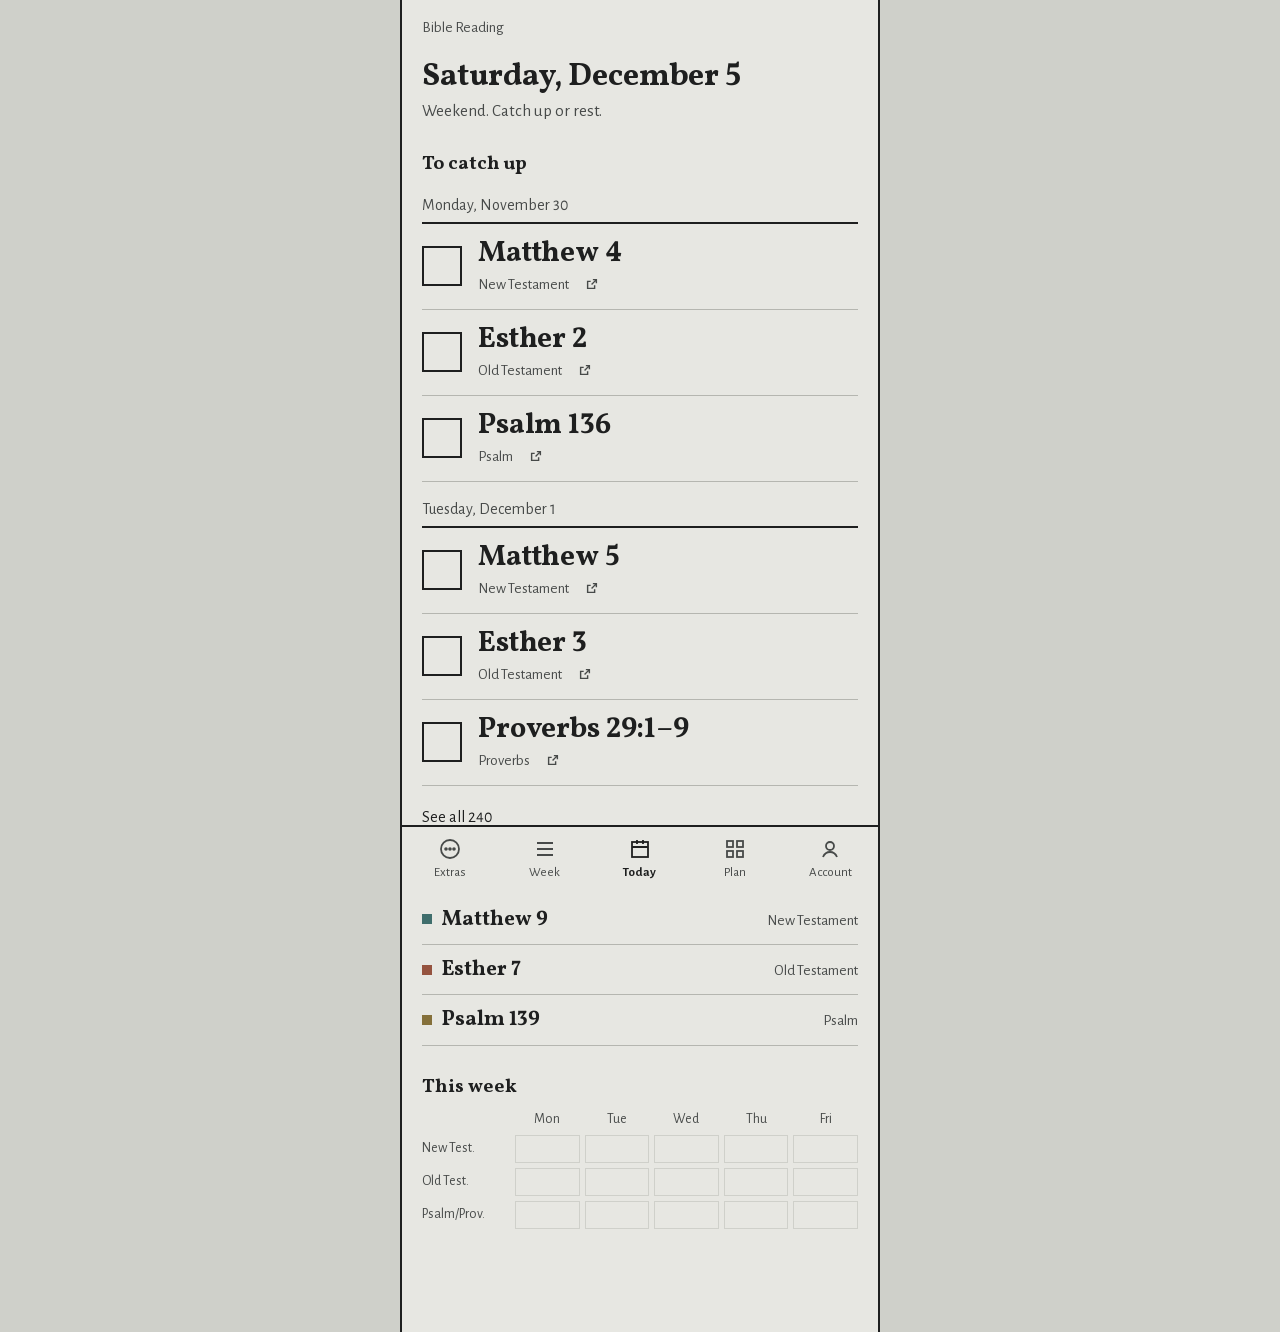
<file: index.html>
<!DOCTYPE html>
<html lang="en">
<head>
<meta charset="UTF-8">
<meta name="viewport" content="width=device-width, initial-scale=1, viewport-fit=cover">
<meta name="theme-color" content="#E7E7E2">
<meta name="description" content="A daily companion for the yearly Bible reading plan: today's readings, your checkmarks, and your reading partners'.">
<title>Bible Reading</title>
<link rel="manifest" href="manifest.json">
<link rel="icon" href="icons/icon-192.png" type="image/png">
<link rel="apple-touch-icon" href="icons/apple-touch-icon.png">
<meta name="apple-mobile-web-app-capable" content="yes">
<meta name="mobile-web-app-capable" content="yes">
<meta name="apple-mobile-web-app-title" content="Bible Reading">
<meta name="apple-mobile-web-app-status-bar-style" content="default">
<link rel="stylesheet" href="style.css">
</head>
<body>
<div id="app" class="app">
  <noscript><p class="noscript">This reading plan needs JavaScript turned on.</p></noscript>
</div>
<script src="readings.js"></script>
<script src="plan.js"></script>
<script src="links.js"></script>
<script src="store.js"></script>
<script src="sync-config.js"></script>
<script src="sync.js"></script>
  <script src="gospel.js"></script>
<script src="app.js"></script>
</body>
</html>
</file>
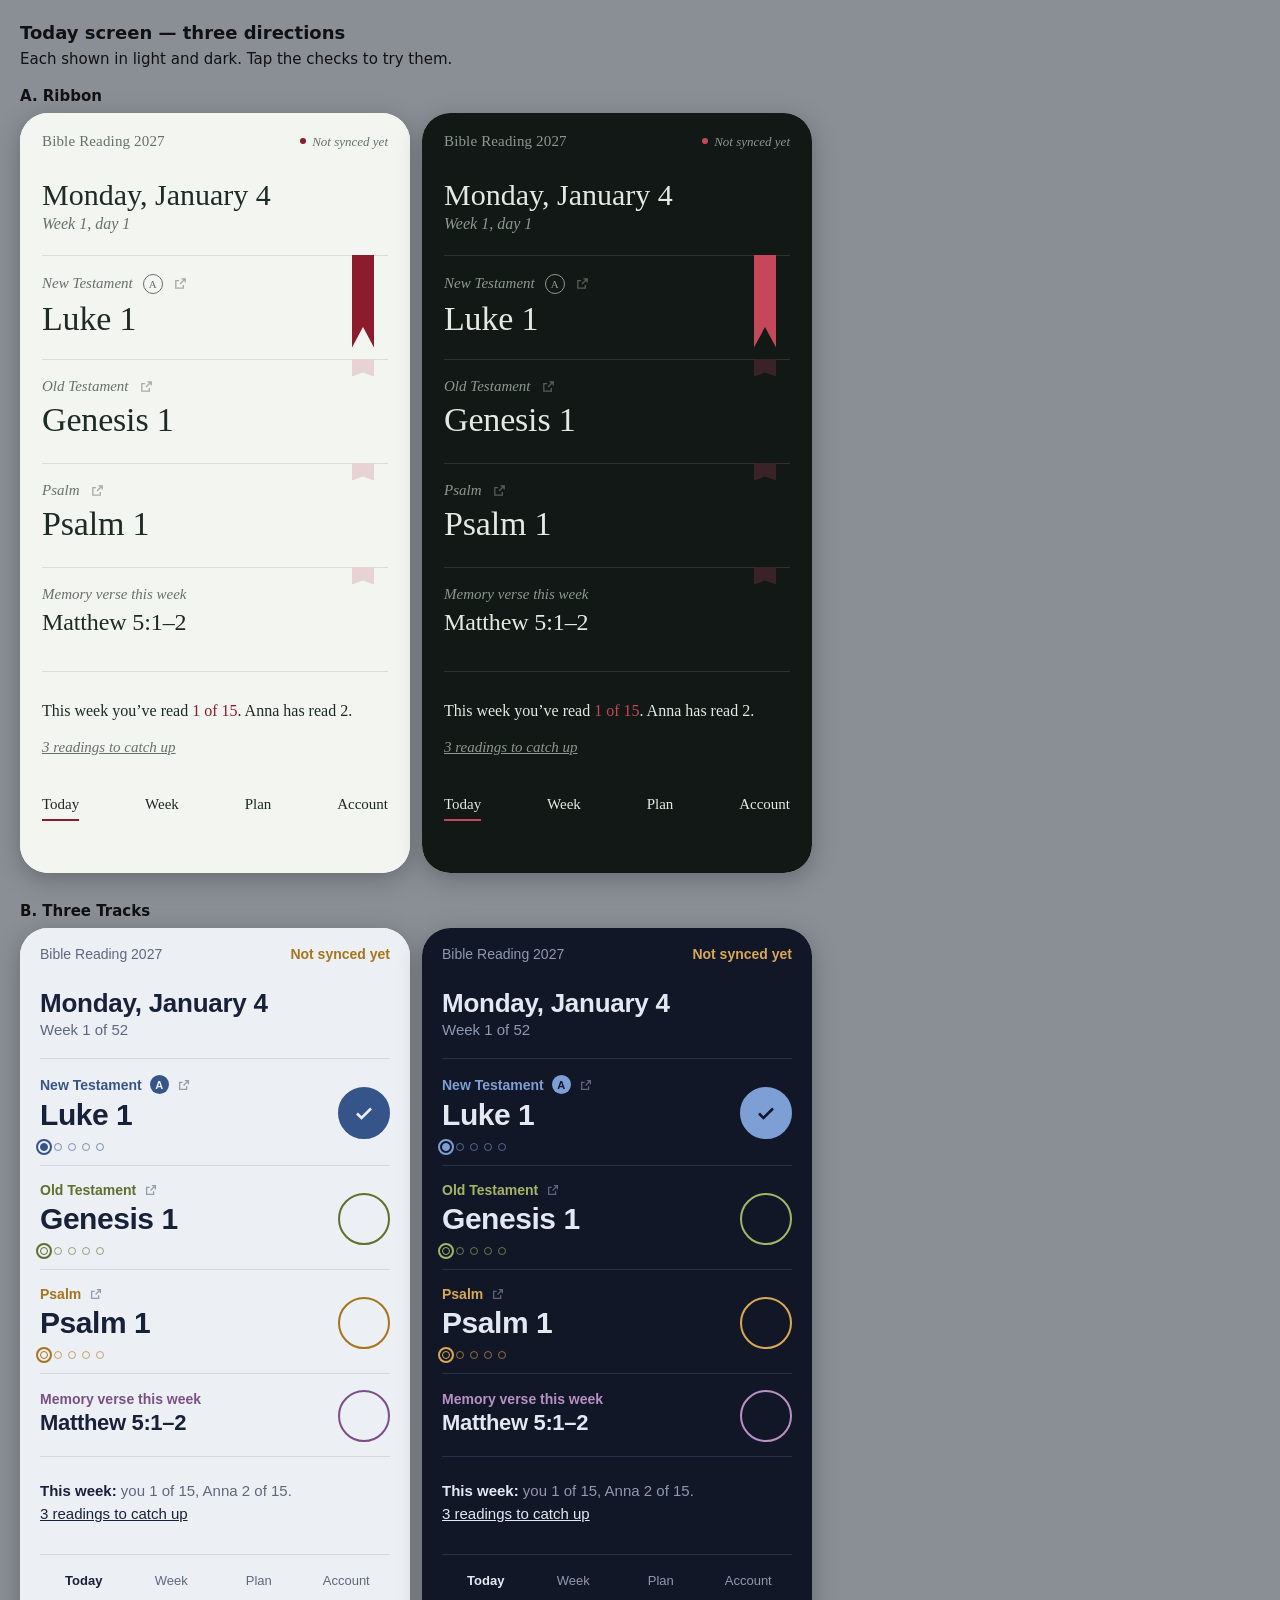
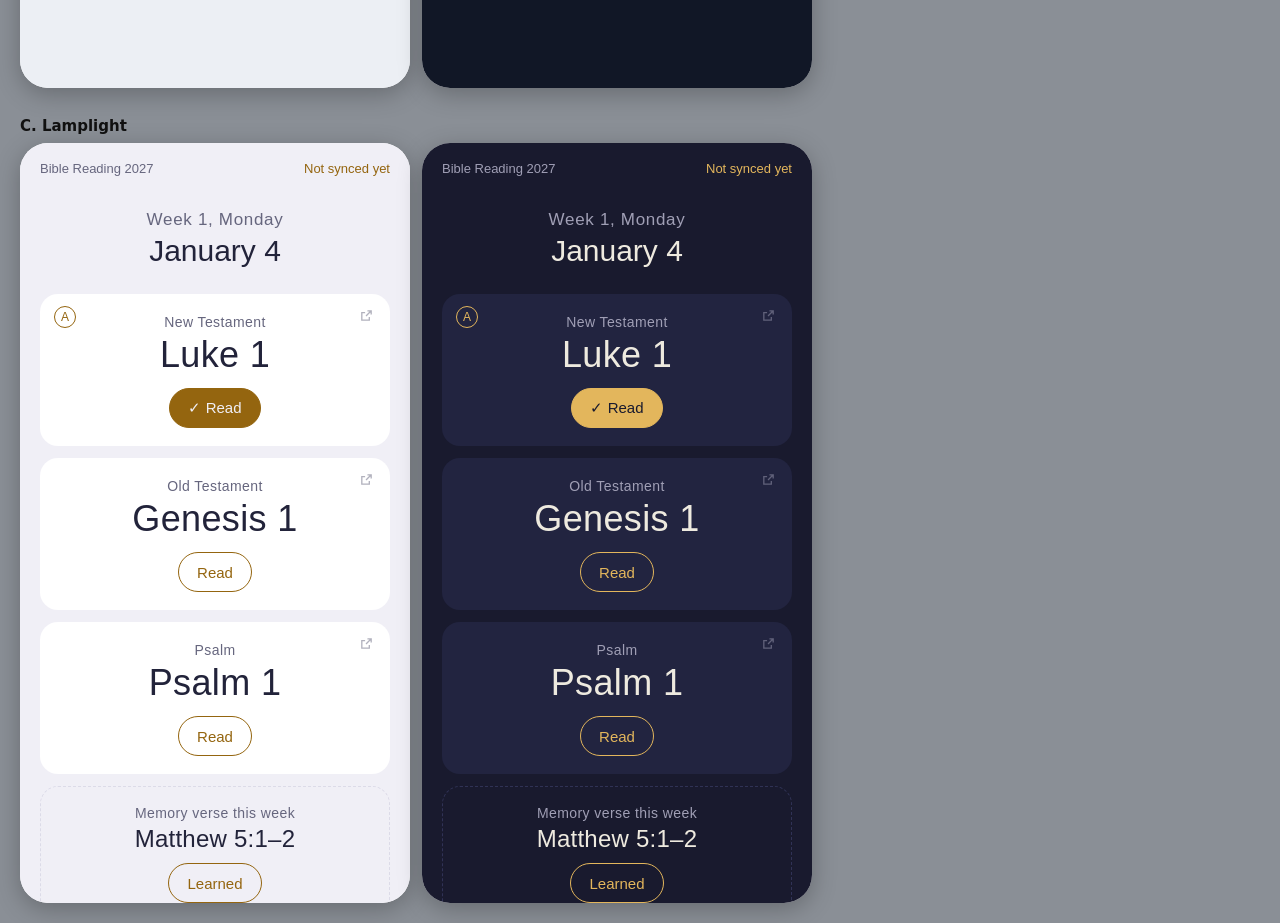
<file: docs/mockups/index.html>
<!DOCTYPE html>
<html lang="en">
<head>
<meta charset="UTF-8">
<title>Bible Reading 2027 — Today screen mockups</title>
<style>
  body { margin: 0; padding: 20px; background: #8a8f96; font: 15px/1.4 -apple-system, system-ui, sans-serif; color: #111; }
  h1 { font-size: 18px; margin: 0 0 4px; }
  p { margin: 0 0 16px; }
  .row { display: flex; gap: 28px; flex-wrap: wrap; }
  figure { margin: 0; }
  figcaption { font-weight: 600; margin-bottom: 6px; }
  iframe { width: 390px; height: 760px; border: 0; border-radius: 28px; background: #fff; box-shadow: 0 6px 24px rgba(0,0,0,.25); }
  .pair { display: flex; gap: 12px; }
</style>
</head>
<body>
<h1>Today screen — three directions</h1>
<p>Each shown in light and dark. Tap the checks to try them.</p>
<div class="row">
  <figure><figcaption>A. Ribbon</figcaption><div class="pair"><iframe src="a-ribbon.html?light"></iframe><iframe src="a-ribbon.html?dark"></iframe></div></figure>
  <figure><figcaption>B. Three Tracks</figcaption><div class="pair"><iframe src="b-tracks.html?light"></iframe><iframe src="b-tracks.html?dark"></iframe></div></figure>
  <figure><figcaption>C. Lamplight</figcaption><div class="pair"><iframe src="c-lamplight.html?light"></iframe><iframe src="c-lamplight.html?dark"></iframe></div></figure>
</div>
</body>
</html>
</file>
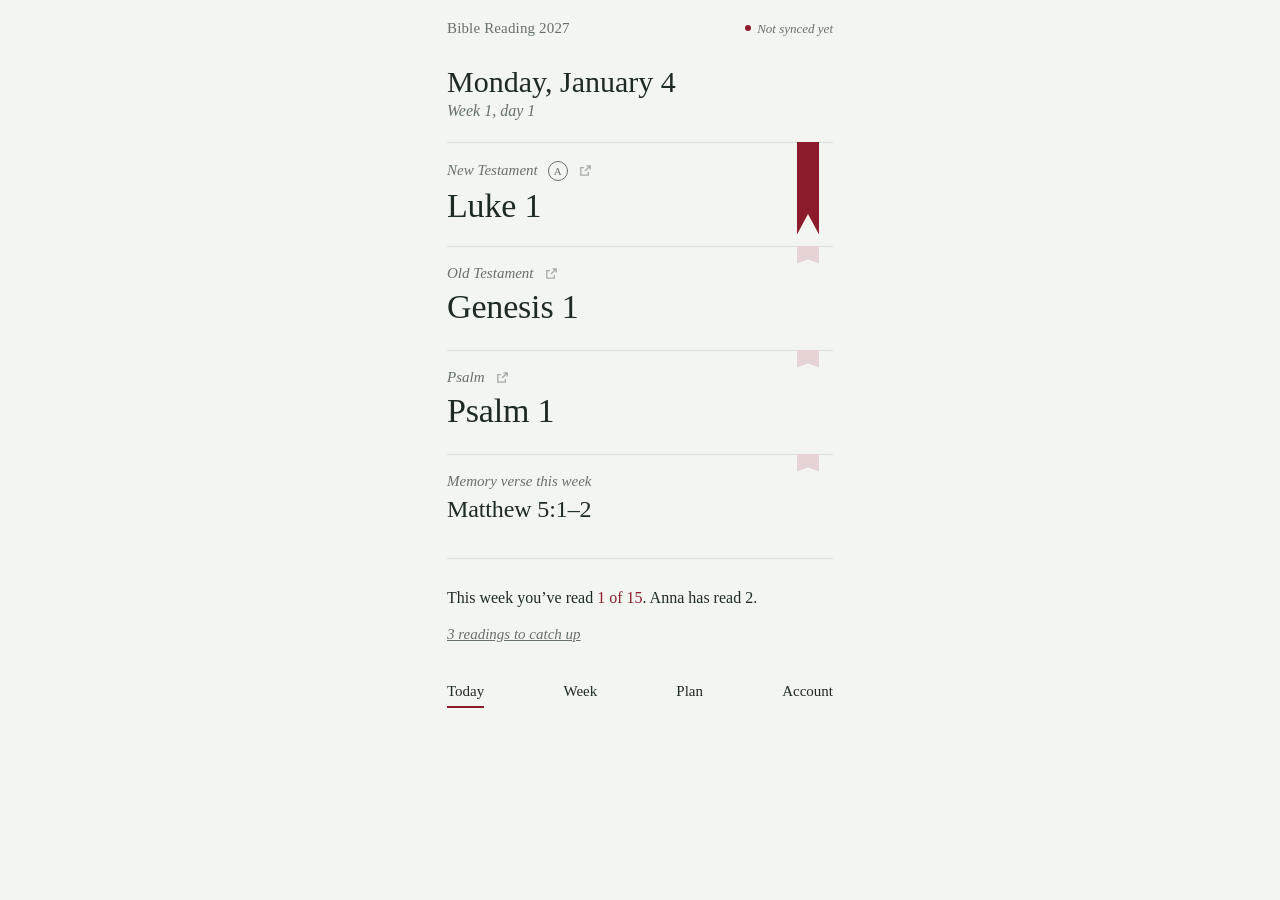
<file: docs/mockups/a-ribbon.html>
<!DOCTYPE html>
<html lang="en">
<head>
<meta charset="UTF-8">
<meta name="viewport" content="width=device-width, initial-scale=1">
<title>Mockup A — Ribbon</title>
<style>
  :root {
    --paper: #F3F5F1; --ink: #1E2A24; --muted: #66716B; --rule: #D9DED8; --ribbon: #8C1C2C; --ribbon-soft: #E7D3D3;
    --serif: 'Iowan Old Style', 'Palatino Linotype', Palatino, 'Book Antiqua', Georgia, serif;
    color-scheme: light;
  }
  :root.dark { --paper: #121815; --ink: #E4E9E4; --muted: #8D9891; --rule: #2A332E; --ribbon: #C4485A; --ribbon-soft: #3A2328; color-scheme: dark; }
  @media (prefers-color-scheme: dark) { :root:not(.light) { --paper: #121815; --ink: #E4E9E4; --muted: #8D9891; --rule: #2A332E; --ribbon: #C4485A; --ribbon-soft: #3A2328; color-scheme: dark; } }
  * { box-sizing: border-box; }
  body { margin: 0; background: var(--paper); color: var(--ink); font-family: var(--serif); -webkit-font-smoothing: antialiased; }
  .app { max-width: 430px; margin: 0 auto; padding: 20px 22px 40px; }
  header { display: flex; justify-content: space-between; align-items: baseline; }
  .title { font-size: 15px; letter-spacing: .01em; color: var(--muted); }
  .sync { font-size: 13px; font-style: italic; color: var(--muted); }
  .sync::before { content: ''; display: inline-block; width: 6px; height: 6px; border-radius: 50%; background: var(--ribbon); margin-right: 6px; vertical-align: 2px; }
  h1 { font-weight: 400; font-size: 30px; line-height: 1.15; margin: 28px 0 2px; }
  .when { color: var(--muted); font-style: italic; font-size: 16px; margin: 0 0 22px; }
  ol { list-style: none; margin: 0; padding: 0; border-top: 1px solid var(--rule); }
  li { position: relative; display: flex; align-items: stretch; border-bottom: 1px solid var(--rule); min-height: 104px; }
  .text { flex: 1; padding: 18px 0 18px; }
  .label { font-style: italic; font-size: 15px; color: var(--muted); display: flex; gap: 10px; align-items: center; }
  .ref { font-size: 34px; line-height: 1.1; margin-top: 6px; letter-spacing: -.005em; }
  .online { color: var(--muted); opacity: .55; display: inline-flex; }
  .online svg { width: 15px; height: 15px; }
  .partner { font-style: normal; font-size: 11px; width: 20px; height: 20px; border-radius: 50%; border: 1px solid var(--muted); display: inline-grid; place-items: center; color: var(--muted); }
  .mark { width: 64px; border: 0; background: none; padding: 0; cursor: pointer; position: relative; }
  .mark .ribbon { position: absolute; right: 14px; top: -1px; width: 22px; height: 18px; background: var(--ribbon-soft);
    clip-path: polygon(0 0, 100% 0, 100% 100%, 50% 78%, 0 100%); transition: height .35s cubic-bezier(.3,.7,.2,1), background .2s; }
  .mark[aria-pressed="true"] .ribbon { height: calc(100% - 10px); background: var(--ribbon); }
  li.memory .ref { font-size: 24px; }
  .week { margin-top: 26px; font-size: 16px; line-height: 1.6; }
  .week b { font-weight: 400; color: var(--ribbon); }
  .catch { margin-top: 10px; font-style: italic; color: var(--muted); font-size: 15px; }
  .catch a { color: inherit; }
  nav { display: flex; justify-content: space-between; margin-top: 34px; font-size: 15px; }
  nav a { color: var(--ink); text-decoration: none; padding: 6px 0; }
  nav a.on { border-bottom: 2px solid var(--ribbon); }
</style>
</head>
<body>
<div class="app">
  <header><span class="title">Bible Reading 2027</span><span class="sync">Not synced yet</span></header>
  <h1>Monday, January 4</h1>
  <p class="when">Week 1, day 1</p>
  <ol>
    <li><div class="text"><div class="label">New Testament <span class="partner" title="Anna read this">A</span> <a class="online" href="#" aria-label="Read Luke 1 online"><svg viewBox="0 0 16 16" fill="none" stroke="currentColor" stroke-width="1.4"><path d="M9 3h4v4M13 3 7.5 8.5M11 9.5V13H3V5h3.5"/></svg></a></div><div class="ref">Luke 1</div></div><button class="mark" aria-pressed="true" aria-label="Mark Luke 1 read"><span class="ribbon"></span></button></li>
    <li><div class="text"><div class="label">Old Testament <a class="online" href="#" aria-label="Read Genesis 1 online"><svg viewBox="0 0 16 16" fill="none" stroke="currentColor" stroke-width="1.4"><path d="M9 3h4v4M13 3 7.5 8.5M11 9.5V13H3V5h3.5"/></svg></a></div><div class="ref">Genesis 1</div></div><button class="mark" aria-pressed="false" aria-label="Mark Genesis 1 read"><span class="ribbon"></span></button></li>
    <li><div class="text"><div class="label">Psalm <a class="online" href="#" aria-label="Read Psalm 1 online"><svg viewBox="0 0 16 16" fill="none" stroke="currentColor" stroke-width="1.4"><path d="M9 3h4v4M13 3 7.5 8.5M11 9.5V13H3V5h3.5"/></svg></a></div><div class="ref">Psalm 1</div></div><button class="mark" aria-pressed="false" aria-label="Mark Psalm 1 read"><span class="ribbon"></span></button></li>
    <li class="memory"><div class="text"><div class="label">Memory verse this week</div><div class="ref">Matthew 5:1–2</div></div><button class="mark" aria-pressed="false" aria-label="Mark memory verse learned"><span class="ribbon"></span></button></li>
  </ol>
  <p class="week">This week you’ve read <b>1 of 15</b>. Anna has read 2.</p>
  <p class="catch"><a href="#">3 readings to catch up</a></p>
  <nav><a class="on" href="#">Today</a><a href="#">Week</a><a href="#">Plan</a><a href="#">Account</a></nav>
</div>
<script>
  if (location.search.includes('dark')) document.documentElement.classList.add('dark');
  if (location.search.includes('light')) document.documentElement.classList.add('light');
  document.querySelectorAll('.mark').forEach(b => b.onclick = () => b.setAttribute('aria-pressed', b.getAttribute('aria-pressed') !== 'true'));
</script>
</body>
</html>
</file>
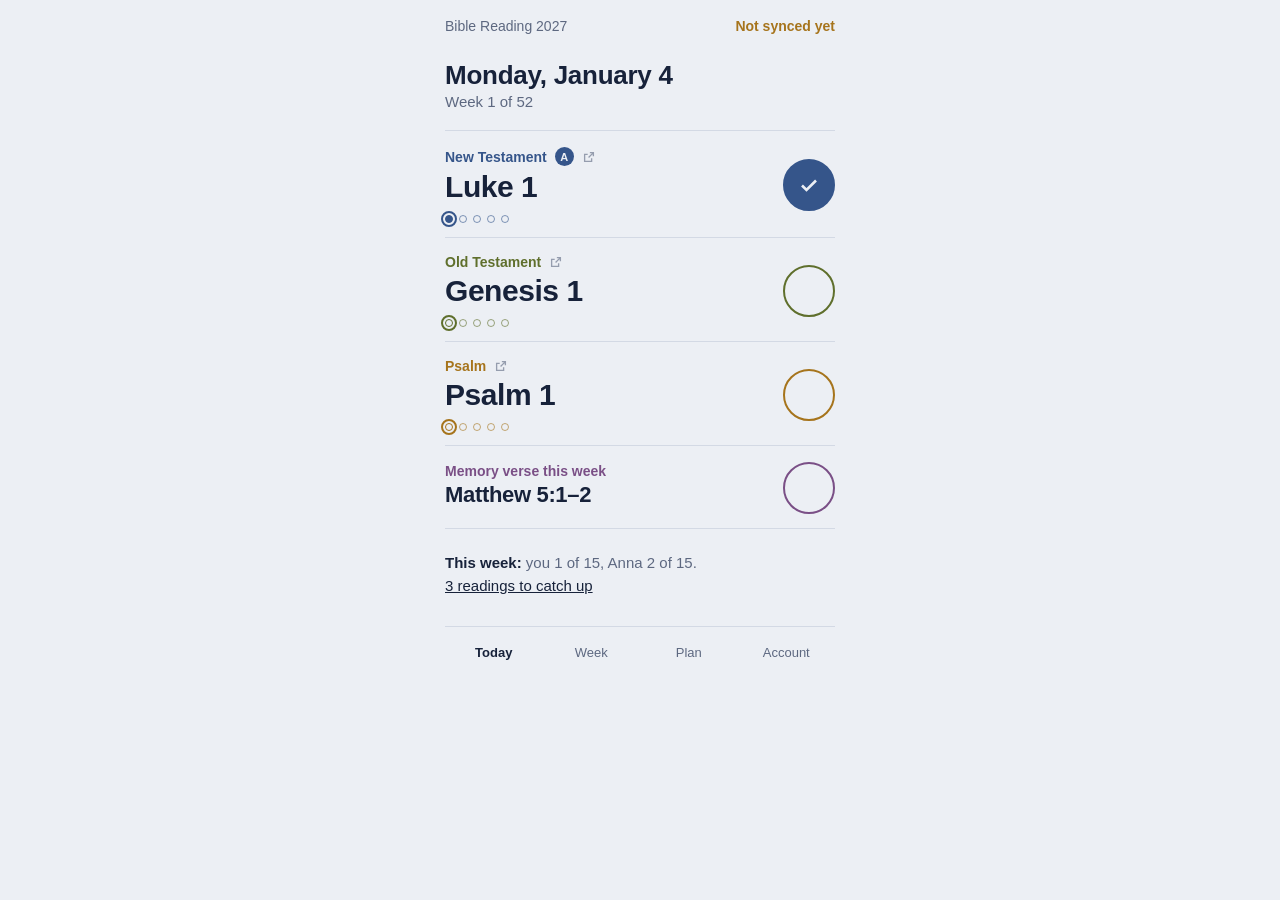
<file: docs/mockups/b-tracks.html>
<!DOCTYPE html>
<html lang="en">
<head>
<meta charset="UTF-8">
<meta name="viewport" content="width=device-width, initial-scale=1">
<title>Mockup B — Three Tracks</title>
<style>
  :root {
    --bg: #ECEFF4; --ink: #17223A; --muted: #5D6880; --line: #D3D9E4;
    --nt: #35558A; --ot: #5F6F2C; --wis: #A6741C; --mv: #7A4F86;
    --sans: 'Avenir Next', Avenir, 'Segoe UI', Roboto, 'Helvetica Neue', sans-serif;
    color-scheme: light;
  }
  :root.dark { --bg: #111726; --ink: #E3E8F2; --muted: #8E99B0; --line: #253049; --nt: #7E9FD6; --ot: #A4B566; --wis: #D9A855; --mv: #B990C4; color-scheme: dark; }
  @media (prefers-color-scheme: dark) { :root:not(.light) { --bg: #111726; --ink: #E3E8F2; --muted: #8E99B0; --line: #253049; --nt: #7E9FD6; --ot: #A4B566; --wis: #D9A855; --mv: #B990C4; color-scheme: dark; } }
  * { box-sizing: border-box; }
  body { margin: 0; background: var(--bg); color: var(--ink); font-family: var(--sans); -webkit-font-smoothing: antialiased; }
  .app { max-width: 430px; margin: 0 auto; padding: 18px 20px 36px; }
  header { display: flex; justify-content: space-between; font-size: 14px; color: var(--muted); }
  .sync { color: var(--wis); font-weight: 600; }
  h1 { font-size: 26px; font-weight: 600; margin: 26px 0 0; letter-spacing: -.01em; }
  .when { margin: 2px 0 20px; color: var(--muted); font-size: 15px; }
  .track { display: grid; grid-template-columns: 1fr auto; gap: 4px 12px; padding: 16px 0 14px; border-top: 1px solid var(--line); }
  .track:last-of-type { border-bottom: 1px solid var(--line); }
  .label { font-size: 14px; font-weight: 600; color: var(--c); display: flex; gap: 8px; align-items: center; }
  .ref { font-size: 30px; font-weight: 600; letter-spacing: -.015em; line-height: 1.1; }
  .dots { display: flex; gap: 6px; margin-top: 8px; }
  .dots i { width: 8px; height: 8px; border-radius: 50%; border: 1.5px solid var(--c); opacity: .6; }
  .dots i.done { background: var(--c); opacity: 1; }
  .dots i.today { outline: 2px solid var(--c); outline-offset: 2px; opacity: 1; }
  .check { grid-row: 1 / span 3; grid-column: 2; align-self: center; width: 52px; height: 52px; border-radius: 50%; border: 2px solid var(--c); background: none; display: grid; place-items: center; cursor: pointer; }
  .check svg { width: 24px; height: 24px; stroke: var(--bg); opacity: 0; }
  .check[aria-pressed="true"] { background: var(--c); }
  .check[aria-pressed="true"] svg { opacity: 1; }
  .online { color: var(--muted); opacity: .6; display: inline-flex; }
  .online svg { width: 14px; height: 14px; }
  .partner { font-size: 11px; font-weight: 700; color: var(--bg); background: var(--c); width: 19px; height: 19px; border-radius: 50%; display: inline-grid; place-items: center; }
  .nt { --c: var(--nt); } .ot { --c: var(--ot); } .wis { --c: var(--wis); } .mv { --c: var(--mv); }
  .mv .ref { font-size: 22px; }
  .summary { margin-top: 22px; font-size: 15px; line-height: 1.55; color: var(--muted); }
  .summary strong { color: var(--ink); font-weight: 600; }
  .summary a { color: var(--ink); }
  nav { position: sticky; bottom: 0; display: grid; grid-template-columns: repeat(4, 1fr); margin-top: 28px; padding-top: 10px; border-top: 1px solid var(--line); font-size: 13px; text-align: center; }
  nav a { color: var(--muted); text-decoration: none; padding: 8px 0; }
  nav a.on { color: var(--ink); font-weight: 600; }
</style>
</head>
<body>
<div class="app">
  <header><span>Bible Reading 2027</span><span class="sync">Not synced yet</span></header>
  <h1>Monday, January 4</h1>
  <p class="when">Week 1 of 52</p>
  <section class="track nt">
    <div class="label">New Testament <span class="partner" title="Anna read this">A</span><a class="online" href="#" aria-label="Read Luke 1 online"><svg viewBox="0 0 16 16" fill="none" stroke="currentColor" stroke-width="1.5"><path d="M9 3h4v4M13 3 7.5 8.5M11 9.5V13H3V5h3.5"/></svg></a></div>
    <div class="ref">Luke 1</div>
    <div class="dots" aria-hidden="true"><i class="done today"></i><i></i><i></i><i></i><i></i></div>
    <button class="check" aria-pressed="true" aria-label="Mark Luke 1 read"><svg viewBox="0 0 24 24" fill="none" stroke-width="2.6"><path d="M5 12.5l4.5 4.5L19 7.5"/></svg></button>
  </section>
  <section class="track ot">
    <div class="label">Old Testament<a class="online" href="#" aria-label="Read Genesis 1 online"><svg viewBox="0 0 16 16" fill="none" stroke="currentColor" stroke-width="1.5"><path d="M9 3h4v4M13 3 7.5 8.5M11 9.5V13H3V5h3.5"/></svg></a></div>
    <div class="ref">Genesis 1</div>
    <div class="dots" aria-hidden="true"><i class="today"></i><i></i><i></i><i></i><i></i></div>
    <button class="check" aria-pressed="false" aria-label="Mark Genesis 1 read"><svg viewBox="0 0 24 24" fill="none" stroke-width="2.6"><path d="M5 12.5l4.5 4.5L19 7.5"/></svg></button>
  </section>
  <section class="track wis">
    <div class="label">Psalm<a class="online" href="#" aria-label="Read Psalm 1 online"><svg viewBox="0 0 16 16" fill="none" stroke="currentColor" stroke-width="1.5"><path d="M9 3h4v4M13 3 7.5 8.5M11 9.5V13H3V5h3.5"/></svg></a></div>
    <div class="ref">Psalm 1</div>
    <div class="dots" aria-hidden="true"><i class="today"></i><i></i><i></i><i></i><i></i></div>
    <button class="check" aria-pressed="false" aria-label="Mark Psalm 1 read"><svg viewBox="0 0 24 24" fill="none" stroke-width="2.6"><path d="M5 12.5l4.5 4.5L19 7.5"/></svg></button>
  </section>
  <section class="track mv">
    <div class="label">Memory verse this week</div>
    <div class="ref">Matthew 5:1–2</div>
    <div></div>
    <button class="check" aria-pressed="false" aria-label="Mark memory verse learned"><svg viewBox="0 0 24 24" fill="none" stroke-width="2.6"><path d="M5 12.5l4.5 4.5L19 7.5"/></svg></button>
  </section>
  <p class="summary"><strong>This week:</strong> you 1 of 15, Anna 2 of 15.<br><a href="#">3 readings to catch up</a></p>
  <nav><a class="on" href="#">Today</a><a href="#">Week</a><a href="#">Plan</a><a href="#">Account</a></nav>
</div>
<script>
  if (location.search.includes('dark')) document.documentElement.classList.add('dark');
  if (location.search.includes('light')) document.documentElement.classList.add('light');
  document.querySelectorAll('.check').forEach(b => b.onclick = () => b.setAttribute('aria-pressed', b.getAttribute('aria-pressed') !== 'true'));
</script>
</body>
</html>
</file>
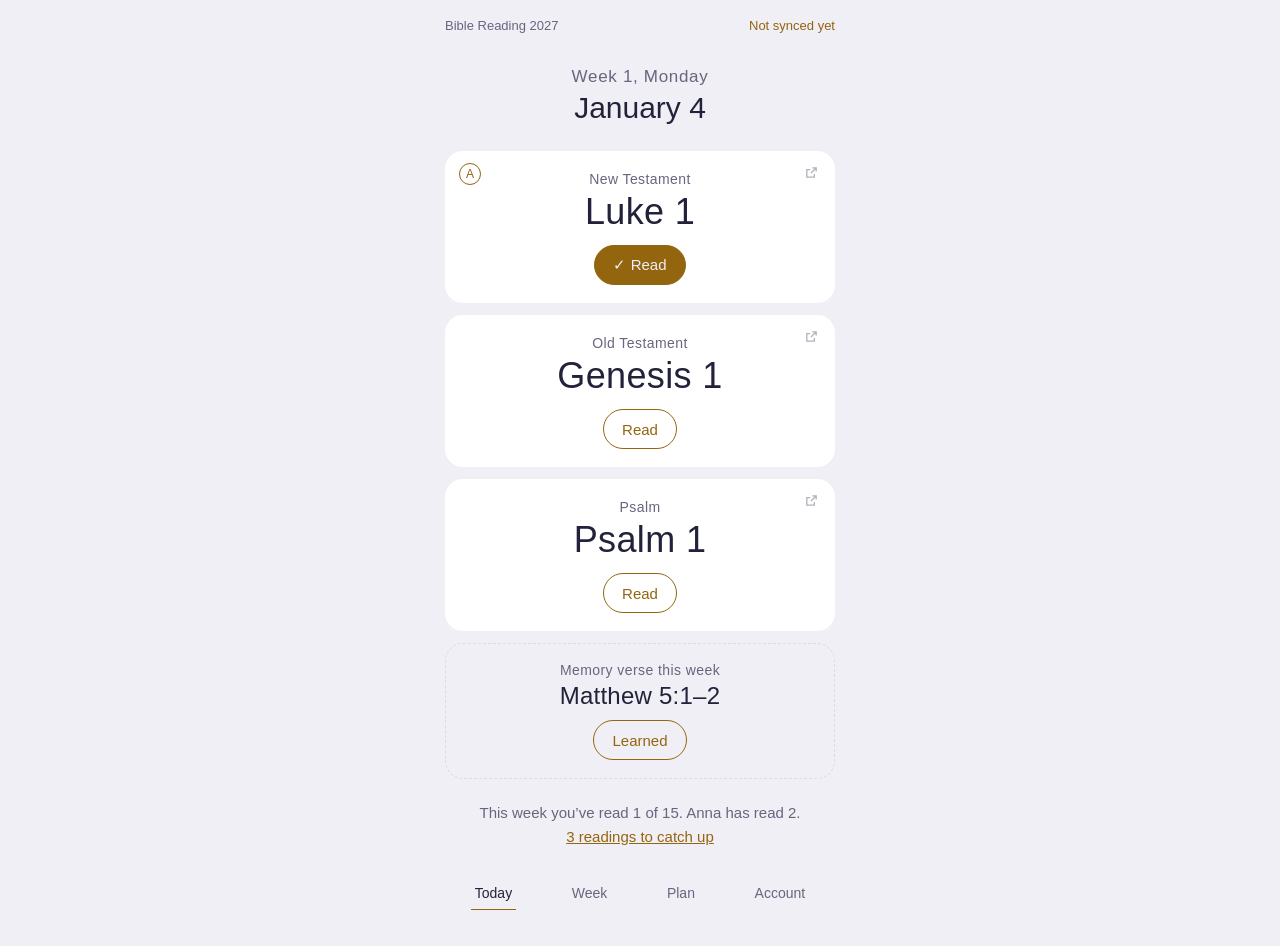
<file: docs/mockups/c-lamplight.html>
<!DOCTYPE html>
<html lang="en">
<head>
<meta charset="UTF-8">
<meta name="viewport" content="width=device-width, initial-scale=1">
<title>Mockup C — Lamplight</title>
<style>
  :root {
    --bg: #191A2E; --surface: #222440; --ink: #EEEADF; --muted: #A09FB5; --gold: #E3B65C; --line: #303255;
    --face: Optima, Candara, 'Segoe UI', 'Gill Sans', 'Noto Sans', sans-serif;
    color-scheme: dark;
  }
  :root.light { --bg: #F0EFF6; --surface: #FFFFFF; --ink: #22233A; --muted: #66667E; --gold: #94650F; --line: #DCDBE8; color-scheme: light; }
  @media (prefers-color-scheme: light) { :root:not(.dark) { --bg: #F0EFF6; --surface: #FFFFFF; --ink: #22233A; --muted: #66667E; --gold: #94650F; --line: #DCDBE8; color-scheme: light; } }
  * { box-sizing: border-box; }
  body { margin: 0; background: var(--bg); color: var(--ink); font-family: var(--face); -webkit-font-smoothing: antialiased; }
  .app { max-width: 430px; margin: 0 auto; padding: 18px 20px 36px; text-align: center; }
  header { display: flex; justify-content: space-between; font-size: 13px; color: var(--muted); }
  .sync { color: var(--gold); }
  .day { margin: 34px 0 4px; font-size: 17px; letter-spacing: .04em; color: var(--muted); }
  .date { font-size: 30px; margin: 0 0 26px; font-weight: 400; }
  .reading { position: relative; padding: 20px 16px 18px; margin: 0 0 12px; background: var(--surface); border-radius: 18px; }
  .label { font-size: 14px; color: var(--muted); letter-spacing: .03em; }
  .ref { font-size: 36px; margin: 4px 0 12px; letter-spacing: .01em; }
  .row { display: flex; justify-content: center; align-items: center; gap: 14px; }
  .check { border: 1.5px solid var(--gold); background: none; color: var(--gold); border-radius: 999px; font: inherit; font-size: 15px; padding: 8px 18px; min-height: 40px; cursor: pointer; }
  .check[aria-pressed="true"] { background: var(--gold); color: var(--bg); }
  .check[aria-pressed="true"]::before { content: '✓ '; }
  .online { position: absolute; top: 14px; right: 16px; color: var(--muted); opacity: .5; }
  .online svg { width: 15px; height: 15px; }
  .partner { position: absolute; top: 12px; left: 14px; font-size: 12px; width: 22px; height: 22px; border-radius: 50%; border: 1px solid var(--gold); color: var(--gold); display: grid; place-items: center; }
  .memory { padding: 18px 16px; border: 1px dashed var(--line); border-radius: 18px; }
  .memory .ref { font-size: 24px; margin-bottom: 10px; }
  .summary { margin: 22px 0 0; color: var(--muted); font-size: 15px; line-height: 1.6; }
  .summary a { color: var(--gold); }
  nav { display: flex; justify-content: space-around; margin-top: 28px; font-size: 14px; }
  nav a { color: var(--muted); text-decoration: none; padding: 8px 4px; }
  nav a.on { color: var(--ink); border-bottom: 1.5px solid var(--gold); }
</style>
</head>
<body>
<div class="app">
  <header><span>Bible Reading 2027</span><span class="sync">Not synced yet</span></header>
  <p class="day">Week 1, Monday</p>
  <h1 class="date">January 4</h1>
  <section class="reading">
    <span class="partner" title="Anna read this">A</span>
    <a class="online" href="#" aria-label="Read Luke 1 online"><svg viewBox="0 0 16 16" fill="none" stroke="currentColor" stroke-width="1.4"><path d="M9 3h4v4M13 3 7.5 8.5M11 9.5V13H3V5h3.5"/></svg></a>
    <div class="label">New Testament</div>
    <div class="ref">Luke 1</div>
    <div class="row"><button class="check" aria-pressed="true" aria-label="Mark Luke 1 read">Read</button></div>
  </section>
  <section class="reading">
    <a class="online" href="#" aria-label="Read Genesis 1 online"><svg viewBox="0 0 16 16" fill="none" stroke="currentColor" stroke-width="1.4"><path d="M9 3h4v4M13 3 7.5 8.5M11 9.5V13H3V5h3.5"/></svg></a>
    <div class="label">Old Testament</div>
    <div class="ref">Genesis 1</div>
    <div class="row"><button class="check" aria-pressed="false" aria-label="Mark Genesis 1 read">Read</button></div>
  </section>
  <section class="reading">
    <a class="online" href="#" aria-label="Read Psalm 1 online"><svg viewBox="0 0 16 16" fill="none" stroke="currentColor" stroke-width="1.4"><path d="M9 3h4v4M13 3 7.5 8.5M11 9.5V13H3V5h3.5"/></svg></a>
    <div class="label">Psalm</div>
    <div class="ref">Psalm 1</div>
    <div class="row"><button class="check" aria-pressed="false" aria-label="Mark Psalm 1 read">Read</button></div>
  </section>
  <section class="memory">
    <div class="label">Memory verse this week</div>
    <div class="ref">Matthew 5:1–2</div>
    <div class="row"><button class="check" aria-pressed="false" aria-label="Mark memory verse learned">Learned</button></div>
  </section>
  <p class="summary">This week you’ve read 1 of 15. Anna has read 2.<br><a href="#">3 readings to catch up</a></p>
  <nav><a class="on" href="#">Today</a><a href="#">Week</a><a href="#">Plan</a><a href="#">Account</a></nav>
</div>
<script>
  if (location.search.includes('dark')) document.documentElement.classList.add('dark');
  if (location.search.includes('light')) document.documentElement.classList.add('light');
  document.querySelectorAll('.check').forEach(b => b.onclick = () => b.setAttribute('aria-pressed', b.getAttribute('aria-pressed') !== 'true'));
</script>
</body>
</html>
</file>
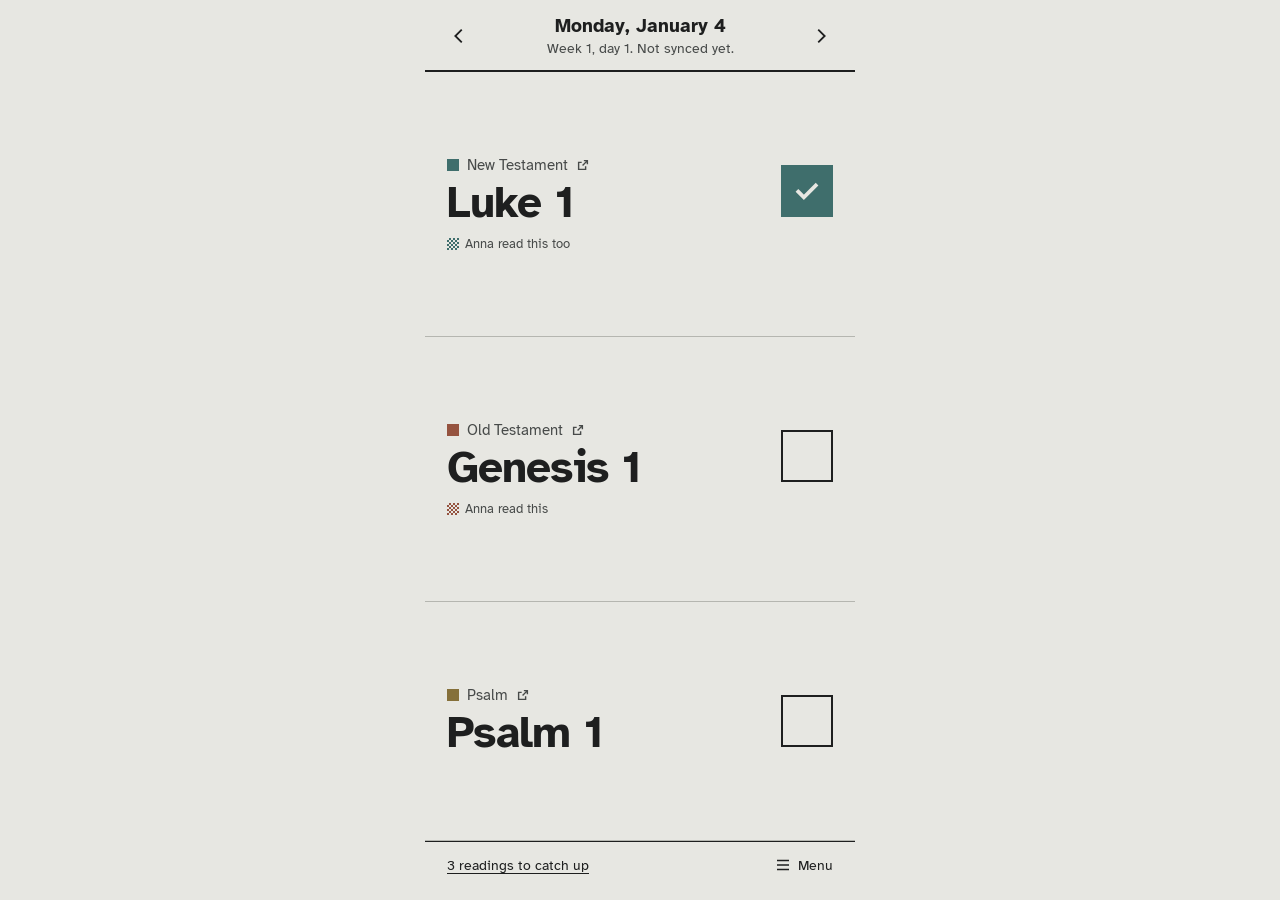
<file: docs/mockups/eink-v1-focus.html>
<!DOCTYPE html>
<html lang="en">
<head>
<meta charset="UTF-8">
<meta name="viewport" content="width=device-width, initial-scale=1">
<title>Variation 1 — Focus</title>
<link href="https://fonts.googleapis.com/css2?family=Atkinson+Hyperlegible:wght@400;700&display=swap" rel="stylesheet">
<link rel="stylesheet" href="eink-base.css">
<style>
  header { display: grid; grid-template-columns: 44px 1fr 44px; align-items: center; padding: 14px 12px 12px; border-bottom: 2px solid var(--ink); }
  header button { all: unset; width: 44px; height: 44px; display: grid; place-items: center; cursor: pointer; }
  header svg { width: 22px; height: 22px; fill: none; stroke: var(--ink); stroke-width: 2; }
  .date { text-align: center; }
  .date b { display: block; font-size: 19px; }
  .date span { font-size: 14px; color: var(--ink-2); }
  main { flex: 1; display: flex; flex-direction: column; }
  .band { flex: 1; display: flex; flex-direction: column; justify-content: center; padding: 18px 22px; border-bottom: 1px solid var(--rule); position: relative; }
  .band .row { display: flex; align-items: center; justify-content: space-between; gap: 16px; }
  .label { font-size: 15px; color: var(--ink-2); display: flex; align-items: center; gap: 8px; }
  .label i { width: 12px; height: 12px; }
  .ref { font-size: 44px; font-weight: 700; letter-spacing: -.02em; line-height: 1.05; margin-top: 6px; }
  .band .tick { width: 48px; height: 48px; }
  .band .tick svg { width: 30px; height: 30px; }
  .who { font-size: 13px; color: var(--ink-2); margin-top: 10px; display: flex; align-items: center; gap: 6px; }
  .who i { width: 12px; height: 12px; }
  footer { display: flex; justify-content: space-between; align-items: center; padding: 14px 22px 26px; font-size: 14px; color: var(--ink-2); border-top: 2px solid var(--ink); margin-top: -1px; }
  footer a { color: var(--ink); text-underline-offset: 3px; }
  .menu { font-size: 14px; display: inline-flex; gap: 6px; align-items: center; color: var(--ink); text-decoration: none; }
  .menu svg { width: 18px; height: 18px; fill: none; stroke: currentColor; stroke-width: 2; }
</style>
</head>
<body>
<div class="app">
  <header>
    <button aria-label="Previous day"><svg viewBox="0 0 24 24"><path d="M15 5l-7 7 7 7"/></svg></button>
    <div class="date"><b>Monday, January 4</b><span>Week 1, day 1. Not synced yet.</span></div>
    <button aria-label="Next day"><svg viewBox="0 0 24 24"><path d="M9 5l7 7-7 7"/></svg></button>
  </header>
  <main>
    <section class="band nt">
      <div class="row"><div><div class="label"><i class="solid"></i>New Testament <a class="link" href="#" aria-label="Read Luke 1 online"><svg viewBox="0 0 16 16"><path d="M9 3h4v4M13 3 7.5 8.5M11 9.5V13H3V5h3.5"/></svg></a></div><div class="ref">Luke 1</div></div>
      <button class="tick" aria-pressed="true" aria-label="Mark Luke 1 read"><svg viewBox="0 0 24 24"><path d="M5 12.5l4.5 4.5L19 7.5"/></svg></button></div>
      <div class="who"><i class="dither"></i>Anna read this too</div>
    </section>
    <section class="band ot">
      <div class="row"><div><div class="label"><i class="solid"></i>Old Testament <a class="link" href="#" aria-label="Read Genesis 1 online"><svg viewBox="0 0 16 16"><path d="M9 3h4v4M13 3 7.5 8.5M11 9.5V13H3V5h3.5"/></svg></a></div><div class="ref">Genesis 1</div></div>
      <button class="tick" aria-pressed="false" aria-label="Mark Genesis 1 read"><svg viewBox="0 0 24 24"><path d="M5 12.5l4.5 4.5L19 7.5"/></svg></button></div>
      <div class="who"><i class="dither"></i>Anna read this</div>
    </section>
    <section class="band wis">
      <div class="row"><div><div class="label"><i class="solid"></i>Psalm <a class="link" href="#" aria-label="Read Psalm 1 online"><svg viewBox="0 0 16 16"><path d="M9 3h4v4M13 3 7.5 8.5M11 9.5V13H3V5h3.5"/></svg></a></div><div class="ref">Psalm 1</div></div>
      <button class="tick" aria-pressed="false" aria-label="Mark Psalm 1 read"><svg viewBox="0 0 24 24"><path d="M5 12.5l4.5 4.5L19 7.5"/></svg></button></div>
    </section>
  </main>
  <footer><a href="#">3 readings to catch up</a><a class="menu" href="#"><svg viewBox="0 0 24 24"><path d="M4 6h16M4 12h16M4 18h16"/></svg>Menu</a></footer>
</div>
<script>
  document.querySelectorAll('.tick').forEach(b => b.addEventListener('click', () => {
    b.classList.remove('refresh'); void b.offsetWidth; b.classList.add('refresh');
    b.setAttribute('aria-pressed', b.getAttribute('aria-pressed') !== 'true');
  }));
</script>
</body>
</html>
</file>
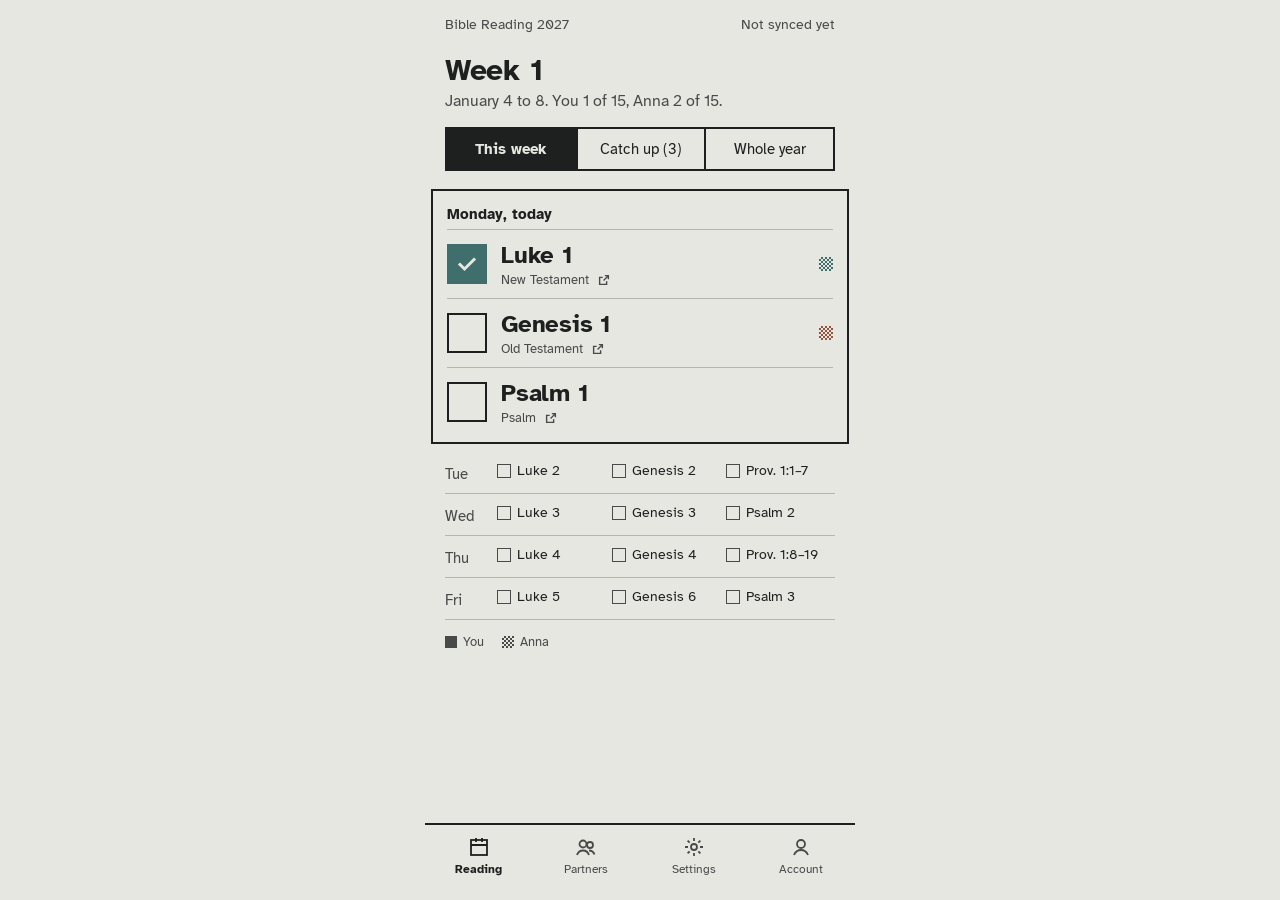
<file: docs/mockups/eink-v2-week.html>
<!DOCTYPE html>
<html lang="en">
<head>
<meta charset="UTF-8">
<meta name="viewport" content="width=device-width, initial-scale=1">
<title>Variation 2 — The week sheet</title>
<link href="https://fonts.googleapis.com/css2?family=Atkinson+Hyperlegible:wght@400;700&display=swap" rel="stylesheet">
<link rel="stylesheet" href="eink-base.css">
<style>
  header { padding: 16px 20px 0; }
  .bar { display: flex; justify-content: space-between; font-size: 14px; color: var(--ink-2); }
  h1 { font-size: 30px; font-weight: 700; margin-top: 18px; letter-spacing: -.01em; }
  .seg { display: grid; grid-template-columns: 1fr 1fr 1fr; border: 2px solid var(--ink); margin: 16px 0 0; }
  .seg a { text-align: center; padding: 11px 8px; font-size: 15px; text-decoration: none; }
  .seg a + a { border-left: 2px solid var(--ink); }
  .seg a.on { background: var(--ink); color: var(--paper); font-weight: 700; }
  main { flex: 1; padding: 10px 20px 24px; }
  .day { border-bottom: 1px solid var(--rule); padding: 10px 0; display: grid; grid-template-columns: 52px 1fr; align-items: start; }
  .day .name { font-size: 15px; color: var(--ink-2); padding-top: 3px; }
  .day .refs { display: grid; grid-template-columns: repeat(3, 1fr); gap: 6px; font-size: 14px; }
  .day .refs span { display: flex; align-items: center; gap: 6px; }
  .mini { width: 14px; height: 14px; border: 1.5px solid var(--ink-2); flex: none; display: grid; grid-template-columns: 1fr 1fr; }
  .mini.me .y { background: var(--c); } .mini.her .h { background: repeating-conic-gradient(var(--c) 0 25%, transparent 0 50%) 0 0 / 3px 3px; }
  .today { border: 2px solid var(--ink); padding: 14px 14px 6px; margin: 8px -14px; grid-template-columns: 1fr; }
  .today .name { color: var(--ink); font-weight: 700; padding: 0 0 6px; }
  .today ul { list-style: none; padding: 0; }
  .today li { display: flex; align-items: center; gap: 14px; padding: 10px 0; border-top: 1px solid var(--rule); }
  .ref { font-size: 24px; font-weight: 700; letter-spacing: -.01em; }
  .track { font-size: 13px; color: var(--ink-2); margin-top: 2px; display: flex; gap: 8px; align-items: center; }
  .her-tag { margin-left: auto; width: 14px; height: 14px; }
  .key { display: flex; gap: 18px; margin-top: 14px; font-size: 13px; color: var(--ink-2); }
  .key span { display: inline-flex; gap: 6px; align-items: center; }
  .key i { width: 12px; height: 12px; background: var(--ink-2); }
  .key i.d { background: repeating-conic-gradient(var(--ink-2) 0 25%, transparent 0 50%) 0 0 / 4px 4px; }
</style>
</head>
<body>
<div class="app">
  <header>
    <div class="bar"><span>Bible Reading 2027</span><span>Not synced yet</span></div>
    <h1>Week 1</h1>
    <p class="muted" style="font-size:16px;margin-top:2px">January 4 to 8. You 1 of 15, Anna 2 of 15.</p>
    <div class="seg"><a class="on" href="#">This week</a><a href="#">Catch up (3)</a><a href="#">Whole year</a></div>
  </header>
  <main>
    <div class="day today">
      <div class="name">Monday, today</div>
      <ul>
        <li class="nt"><button class="tick" aria-pressed="true" aria-label="Mark Luke 1 read"><svg viewBox="0 0 24 24"><path d="M5 12.5l4.5 4.5L19 7.5"/></svg></button><div><div class="ref">Luke 1</div><div class="track">New Testament <a class="link" href="#" aria-label="Read Luke 1 online"><svg viewBox="0 0 16 16"><path d="M9 3h4v4M13 3 7.5 8.5M11 9.5V13H3V5h3.5"/></svg></a></div></div><i class="her-tag dither" title="Anna read this"></i></li>
        <li class="ot"><button class="tick" aria-pressed="false" aria-label="Mark Genesis 1 read"><svg viewBox="0 0 24 24"><path d="M5 12.5l4.5 4.5L19 7.5"/></svg></button><div><div class="ref">Genesis 1</div><div class="track">Old Testament <a class="link" href="#" aria-label="Read Genesis 1 online"><svg viewBox="0 0 16 16"><path d="M9 3h4v4M13 3 7.5 8.5M11 9.5V13H3V5h3.5"/></svg></a></div></div><i class="her-tag dither" title="Anna read this"></i></li>
        <li class="wis"><button class="tick" aria-pressed="false" aria-label="Mark Psalm 1 read"><svg viewBox="0 0 24 24"><path d="M5 12.5l4.5 4.5L19 7.5"/></svg></button><div><div class="ref">Psalm 1</div><div class="track">Psalm <a class="link" href="#" aria-label="Read Psalm 1 online"><svg viewBox="0 0 16 16"><path d="M9 3h4v4M13 3 7.5 8.5M11 9.5V13H3V5h3.5"/></svg></a></div></div></li>
      </ul>
    </div>
    <div class="day"><span class="name">Tue</span><div class="refs"><span class="nt"><i class="mini"><b class="y"></b><b class="h"></b></i>Luke 2</span><span class="ot"><i class="mini"></i>Genesis 2</span><span class="wis"><i class="mini"></i>Prov. 1:1–7</span></div></div>
    <div class="day"><span class="name">Wed</span><div class="refs"><span class="nt"><i class="mini"></i>Luke 3</span><span class="ot"><i class="mini"></i>Genesis 3</span><span class="wis"><i class="mini"></i>Psalm 2</span></div></div>
    <div class="day"><span class="name">Thu</span><div class="refs"><span class="nt"><i class="mini"></i>Luke 4</span><span class="ot"><i class="mini"></i>Genesis 4</span><span class="wis"><i class="mini"></i>Prov. 1:8–19</span></div></div>
    <div class="day"><span class="name">Fri</span><div class="refs"><span class="nt"><i class="mini"></i>Luke 5</span><span class="ot"><i class="mini"></i>Genesis 6</span><span class="wis"><i class="mini"></i>Psalm 3</span></div></div>
    <div class="key"><span><i></i>You</span><span><i class="d"></i>Anna</span></div>
  </main>
  <nav class="tabs">
    <a class="on" href="#"><svg viewBox="0 0 24 24"><rect x="4" y="5" width="16" height="15"/><path d="M4 10h16M9 3v4M15 3v4"/></svg>Reading</a>
    <a href="#"><svg viewBox="0 0 24 24"><circle cx="9" cy="9" r="3.5"/><circle cx="16" cy="10" r="3"/><path d="M3 20c1-3 3.5-4.5 6-4.5s5 1.5 6 4.5M15 15.5c2.5 0 4.5 1.3 5.5 4"/></svg>Partners</a>
    <a href="#"><svg viewBox="0 0 24 24"><circle cx="12" cy="12" r="3"/><path d="M12 3v3M12 18v3M3 12h3M18 12h3M5.6 5.6l2.1 2.1M16.3 16.3l2.1 2.1M5.6 18.4l2.1-2.1M16.3 7.7l2.1-2.1"/></svg>Settings</a>
    <a href="#"><svg viewBox="0 0 24 24"><circle cx="12" cy="9" r="4"/><path d="M5 20c1.5-3.5 4-5 7-5s5.5 1.5 7 5"/></svg>Account</a>
  </nav>
</div>
<script>
  document.querySelectorAll('.tick').forEach(b => b.addEventListener('click', () => {
    b.classList.remove('refresh'); void b.offsetWidth; b.classList.add('refresh');
    b.setAttribute('aria-pressed', b.getAttribute('aria-pressed') !== 'true');
  }));
</script>
</body>
</html>
</file>
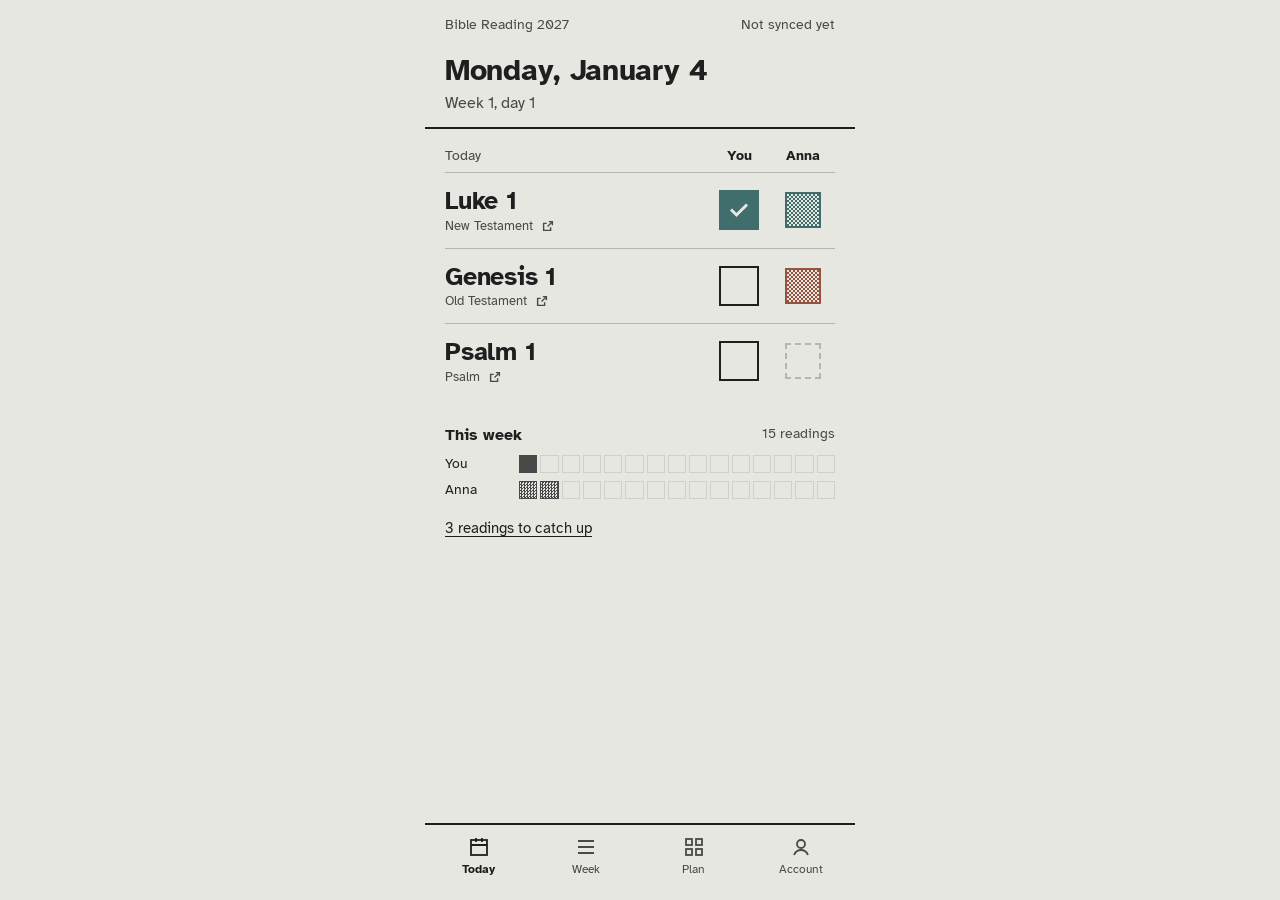
<file: docs/mockups/eink-v3-together.html>
<!DOCTYPE html>
<html lang="en">
<head>
<meta charset="UTF-8">
<meta name="viewport" content="width=device-width, initial-scale=1">
<title>Variation 3 — Side by side</title>
<link href="https://fonts.googleapis.com/css2?family=Atkinson+Hyperlegible:wght@400;700&display=swap" rel="stylesheet">
<link rel="stylesheet" href="eink-base.css">
<style>
  header { padding: 16px 20px 14px; border-bottom: 2px solid var(--ink); }
  .bar { display: flex; justify-content: space-between; font-size: 14px; color: var(--ink-2); }
  h1 { font-size: 30px; font-weight: 700; margin-top: 18px; letter-spacing: -.01em; }
  main { flex: 1; padding: 0 20px 24px; }
  table { width: 100%; border-collapse: collapse; margin-top: 4px; }
  th { font-size: 14px; font-weight: 700; text-align: center; padding: 14px 0 8px; width: 64px; }
  th:first-child { text-align: left; width: auto; font-weight: 400; color: var(--ink-2); }
  td { border-top: 1px solid var(--rule); padding: 14px 0; vertical-align: middle; }
  td.c { text-align: center; }
  td.c > * { margin: 0 auto; }
  .ref { font-size: 25px; font-weight: 700; letter-spacing: -.01em; line-height: 1.1; }
  .track { font-size: 13px; color: var(--ink-2); margin-top: 3px; display: flex; gap: 8px; align-items: center; }
  .theirs { width: 36px; height: 36px; border: 2px dashed var(--rule); display: block; }
  .theirs.on { border: 2px solid var(--c); }
  .theirs.on::after { content: ''; display: block; width: 100%; height: 100%; background: repeating-conic-gradient(var(--c) 0 25%, transparent 0 50%) 0 0 / 4px 4px; }
  .strip h2 { font-size: 16px; font-weight: 700; margin: 26px 0 10px; display: flex; justify-content: space-between; }
  .strip h2 span { font-weight: 400; color: var(--ink-2); font-size: 14px; }
  .bars { display: grid; grid-template-columns: 64px 1fr; gap: 8px 10px; align-items: center; font-size: 14px; }
  .squares { display: grid; grid-template-columns: repeat(15, 1fr); gap: 3px; }
  .squares i { aspect-ratio: 1; border: 1.5px solid var(--faint); }
  .squares i.d { border-color: var(--ink-2); background: var(--ink-2); }
  .squares i.p { border-color: var(--ink-2); background: repeating-conic-gradient(var(--ink-2) 0 25%, transparent 0 50%) 0 0 / 3px 3px; }
  .catch { margin-top: 20px; font-size: 15px; }
  .catch a { text-underline-offset: 3px; }
</style>
</head>
<body>
<div class="app">
  <header>
    <div class="bar"><span>Bible Reading 2027</span><span>Not synced yet</span></div>
    <h1>Monday, January 4</h1>
    <p class="muted" style="font-size:16px;margin-top:4px">Week 1, day 1</p>
  </header>
  <main>
    <table>
      <thead><tr><th>Today</th><th>You</th><th>Anna</th></tr></thead>
      <tbody>
        <tr class="nt"><td><div class="ref">Luke 1</div><div class="track">New Testament <a class="link" href="#" aria-label="Read Luke 1 online"><svg viewBox="0 0 16 16"><path d="M9 3h4v4M13 3 7.5 8.5M11 9.5V13H3V5h3.5"/></svg></a></div></td>
          <td class="c"><button class="tick" aria-pressed="true" aria-label="Mark Luke 1 read"><svg viewBox="0 0 24 24"><path d="M5 12.5l4.5 4.5L19 7.5"/></svg></button></td>
          <td class="c"><span class="theirs on" role="img" aria-label="Anna read Luke 1"></span></td></tr>
        <tr class="ot"><td><div class="ref">Genesis 1</div><div class="track">Old Testament <a class="link" href="#" aria-label="Read Genesis 1 online"><svg viewBox="0 0 16 16"><path d="M9 3h4v4M13 3 7.5 8.5M11 9.5V13H3V5h3.5"/></svg></a></div></td>
          <td class="c"><button class="tick" aria-pressed="false" aria-label="Mark Genesis 1 read"><svg viewBox="0 0 24 24"><path d="M5 12.5l4.5 4.5L19 7.5"/></svg></button></td>
          <td class="c"><span class="theirs on" role="img" aria-label="Anna read Genesis 1"></span></td></tr>
        <tr class="wis"><td><div class="ref">Psalm 1</div><div class="track">Psalm <a class="link" href="#" aria-label="Read Psalm 1 online"><svg viewBox="0 0 16 16"><path d="M9 3h4v4M13 3 7.5 8.5M11 9.5V13H3V5h3.5"/></svg></a></div></td>
          <td class="c"><button class="tick" aria-pressed="false" aria-label="Mark Psalm 1 read"><svg viewBox="0 0 24 24"><path d="M5 12.5l4.5 4.5L19 7.5"/></svg></button></td>
          <td class="c"><span class="theirs" role="img" aria-label="Anna hasn't read Psalm 1 yet"></span></td></tr>
      </tbody>
    </table>
    <section class="strip">
      <h2>This week <span>15 readings</span></h2>
      <div class="bars">
        <span>You</span><div class="squares"><i class="d"></i><i></i><i></i><i></i><i></i><i></i><i></i><i></i><i></i><i></i><i></i><i></i><i></i><i></i><i></i></div>
        <span>Anna</span><div class="squares"><i class="p"></i><i class="p"></i><i></i><i></i><i></i><i></i><i></i><i></i><i></i><i></i><i></i><i></i><i></i><i></i><i></i></div>
      </div>
    </section>
    <p class="catch"><a href="#">3 readings to catch up</a></p>
  </main>
  <nav class="tabs">
    <a class="on" href="#"><svg viewBox="0 0 24 24"><rect x="4" y="5" width="16" height="15"/><path d="M4 10h16M9 3v4M15 3v4"/></svg>Today</a>
    <a href="#"><svg viewBox="0 0 24 24"><path d="M4 6h16M4 12h16M4 18h16"/></svg>Week</a>
    <a href="#"><svg viewBox="0 0 24 24"><rect x="4" y="4" width="6" height="6"/><rect x="14" y="4" width="6" height="6"/><rect x="4" y="14" width="6" height="6"/><rect x="14" y="14" width="6" height="6"/></svg>Plan</a>
    <a href="#"><svg viewBox="0 0 24 24"><circle cx="12" cy="9" r="4"/><path d="M5 20c1.5-3.5 4-5 7-5s5.5 1.5 7 5"/></svg>Account</a>
  </nav>
</div>
<script>
  document.querySelectorAll('.tick').forEach(b => b.addEventListener('click', () => {
    b.classList.remove('refresh'); void b.offsetWidth; b.classList.add('refresh');
    b.setAttribute('aria-pressed', b.getAttribute('aria-pressed') !== 'true');
  }));
</script>
</body>
</html>
</file>
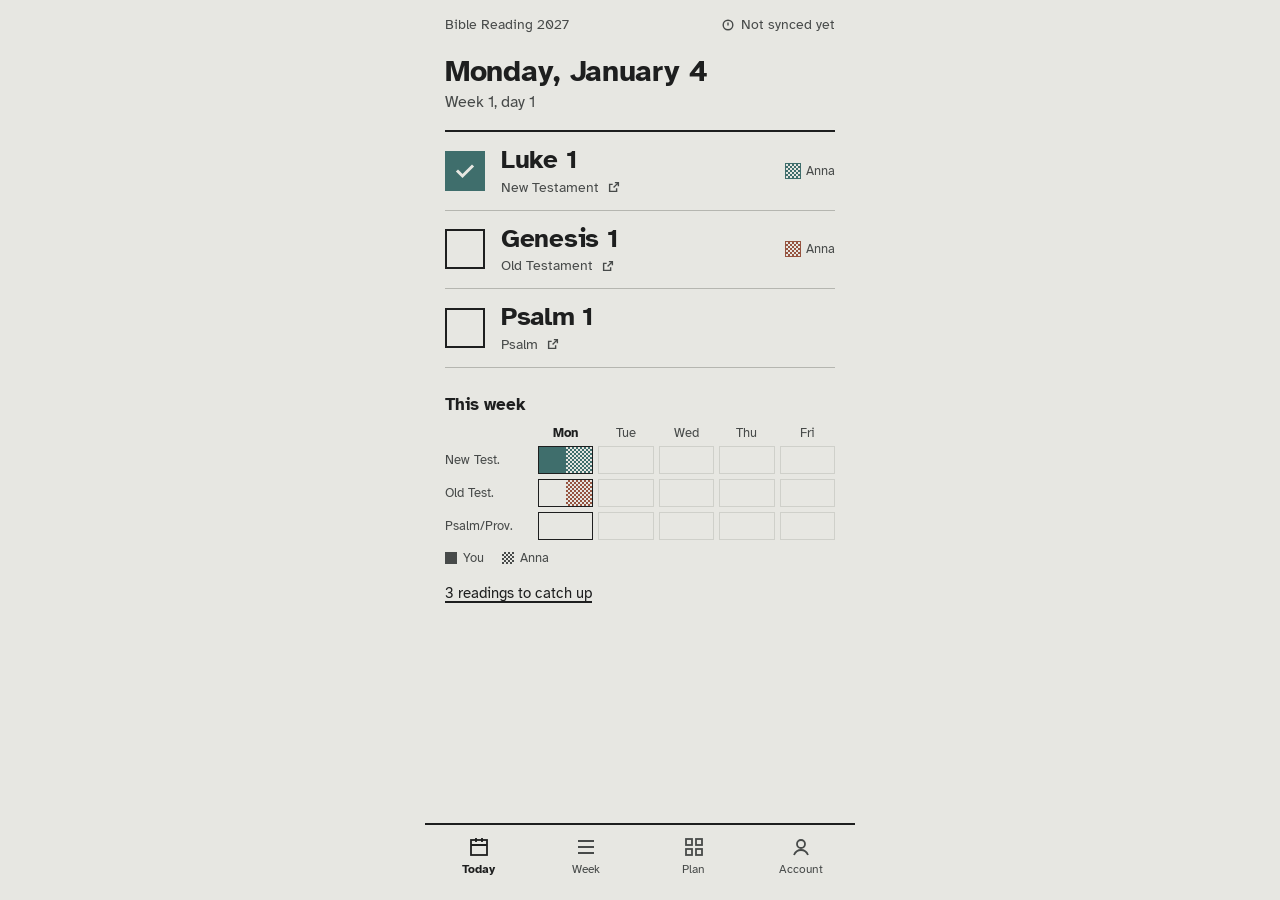
<file: docs/mockups/plan-sheet-eink.html>
<!DOCTYPE html>
<html lang="en">
<head>
<meta charset="UTF-8">
<meta name="viewport" content="width=device-width, initial-scale=1">
<title>Mockup — The Plan Sheet, e-ink</title>
<link href="https://fonts.googleapis.com/css2?family=Atkinson+Hyperlegible:wght@400;700&display=swap" rel="stylesheet">
<style>
  :root {
    --paper: #E7E7E2; --ink: #1E1F1F; --ink-2: #474A49; --rule: #B5B6B0; --faint: #CFD0CA;
    --nt: #3F6E6C; --ot: #95533F; --wis: #85703A;
    --face: 'Atkinson Hyperlegible', 'Avenir Next', 'Segoe UI', sans-serif;
  }
  * { box-sizing: border-box; margin: 0; }
  ::selection { background: var(--ink); color: var(--paper); }
  body { background: var(--paper); color: var(--ink); font-family: var(--face); -webkit-font-smoothing: antialiased; }
  .app { max-width: 430px; min-height: 100vh; margin: 0 auto; display: flex; flex-direction: column; }
  header { padding: 16px 20px 0; }
  .bar { display: flex; justify-content: space-between; align-items: center; font-size: 14px; color: var(--ink-2); }
  .sync { display: inline-flex; align-items: center; gap: 6px; }
  .sync svg { width: 14px; height: 14px; }
  h1 { font-size: 30px; font-weight: 700; letter-spacing: -.01em; margin-top: 22px; line-height: 1.1; }
  .seq { font-size: 16px; color: var(--ink-2); margin-top: 4px; }
  main { flex: 1; padding: 0 20px 24px; }
  ul { list-style: none; padding: 0; margin-top: 18px; border-top: 2px solid var(--ink); }
  li { display: flex; align-items: center; gap: 16px; padding: 14px 0; border-bottom: 1px solid var(--rule); }
  .nt { --c: var(--nt); } .ot { --c: var(--ot); } .wis { --c: var(--wis); }

  /* The tick box. Ticking plays a tiny e-ink partial refresh: invert to ink, then settle. */
  .tick { all: unset; flex: none; width: 36px; height: 36px; border: 2.5px solid var(--ink); display: grid; place-items: center; cursor: pointer; position: relative; }
  .tick:focus-visible { outline: 3px solid var(--ink); outline-offset: 3px; }
  .tick svg { width: 24px; height: 24px; fill: none; stroke: var(--paper); stroke-width: 3; stroke-linecap: square; stroke-dasharray: 24; stroke-dashoffset: 24; }
  .tick[aria-pressed="true"] { background: var(--c); border-color: var(--c); }
  .tick[aria-pressed="true"] svg { stroke-dashoffset: 0; }
  .tick.refresh { animation: refresh 260ms steps(1, end); }
  .tick.refresh[aria-pressed="true"] svg { animation: draw 200ms 90ms steps(4, end) both; }
  @keyframes refresh { 0% { background: var(--ink); border-color: var(--ink); } 45% { background: var(--paper); border-color: var(--ink); } }
  @keyframes draw { from { stroke-dashoffset: 24; } to { stroke-dashoffset: 0; } }
  @media (prefers-reduced-motion: reduce) { .tick.refresh, .tick.refresh svg { animation: none !important; } }

  .what { flex: 1; min-width: 0; }
  .ref { font-size: 26px; font-weight: 700; letter-spacing: -.01em; line-height: 1.1; }
  .track { font-size: 14px; color: var(--ink-2); margin-top: 4px; display: flex; align-items: center; gap: 8px; }
  .track a { color: var(--ink-2); display: inline-flex; padding: 4px; margin: -4px; }
  .track svg { width: 14px; height: 14px; fill: none; stroke: currentColor; stroke-width: 1.6; }
  .partner { font-size: 13px; color: var(--ink-2); display: flex; align-items: center; gap: 6px; }
  .dither { width: 14px; height: 14px; background: repeating-conic-gradient(var(--c) 0 25%, transparent 0 50%) 0 0 / 4px 4px; outline: 1px solid var(--c); }

  h2 { font-size: 17px; font-weight: 700; margin: 26px 0 10px; }
  .grid { display: grid; grid-template-columns: 88px repeat(5, 1fr); gap: 5px; align-items: center; font-size: 13px; color: var(--ink-2); }
  .grid .day { text-align: center; }
  .grid .day.now { color: var(--ink); font-weight: 700; }
  .cell { height: 28px; border: 1.5px solid var(--faint); display: grid; grid-template-columns: 1fr 1fr; }
  .cell.now { border-color: var(--ink); }
  .cell .me.on { background: var(--c); }
  .cell .her.on { background: repeating-conic-gradient(var(--c) 0 25%, transparent 0 50%) 0 0 / 4px 4px; }
  .key { display: flex; gap: 18px; margin-top: 10px; font-size: 13px; color: var(--ink-2); }
  .key span { display: inline-flex; align-items: center; gap: 6px; }
  .key i { width: 12px; height: 12px; background: var(--ink-2); }
  .key i.d { background: repeating-conic-gradient(var(--ink-2) 0 25%, transparent 0 50%) 0 0 / 4px 4px; }
  .catch { margin-top: 18px; font-size: 15px; }
  .catch a { color: var(--ink); text-underline-offset: 3px; text-decoration-thickness: 1.5px; }

  nav { display: grid; grid-template-columns: repeat(4, 1fr); border-top: 2px solid var(--ink); padding: 8px 0 24px; position: sticky; bottom: 0; background: var(--paper); }
  nav a { display: grid; justify-items: center; gap: 3px; font-size: 12px; color: var(--ink-2); text-decoration: none; padding-top: 2px; }
  nav a.on { color: var(--ink); font-weight: 700; }
  nav svg { width: 24px; height: 24px; fill: none; stroke: currentColor; stroke-width: 1.8; }
</style>
</head>
<body>
<div class="app">
  <header>
    <div class="bar"><span>Bible Reading 2027</span><span class="sync"><svg viewBox="0 0 16 16" fill="none" stroke="currentColor" stroke-width="1.6"><circle cx="8" cy="8" r="5.5"/><path d="M8 5v3.5"/></svg>Not synced yet</span></div>
    <h1>Monday, January 4</h1>
    <p class="seq">Week 1, day 1</p>
  </header>
  <main>
    <ul>
      <li class="nt">
        <button class="tick" aria-pressed="true" aria-label="Mark Luke 1 read" data-cell="nt"><svg viewBox="0 0 24 24"><path d="M5 12.5l4.5 4.5L19 7.5"/></svg></button>
        <div class="what"><div class="ref">Luke 1</div><div class="track">New Testament <a href="#" aria-label="Read Luke 1 online"><svg viewBox="0 0 16 16"><path d="M9 3h4v4M13 3 7.5 8.5M11 9.5V13H3V5h3.5"/></svg></a></div></div>
        <span class="partner"><i class="dither"></i>Anna</span>
      </li>
      <li class="ot">
        <button class="tick" aria-pressed="false" aria-label="Mark Genesis 1 read" data-cell="ot"><svg viewBox="0 0 24 24"><path d="M5 12.5l4.5 4.5L19 7.5"/></svg></button>
        <div class="what"><div class="ref">Genesis 1</div><div class="track">Old Testament <a href="#" aria-label="Read Genesis 1 online"><svg viewBox="0 0 16 16"><path d="M9 3h4v4M13 3 7.5 8.5M11 9.5V13H3V5h3.5"/></svg></a></div></div>
        <span class="partner"><i class="dither"></i>Anna</span>
      </li>
      <li class="wis">
        <button class="tick" aria-pressed="false" aria-label="Mark Psalm 1 read" data-cell="wis"><svg viewBox="0 0 24 24"><path d="M5 12.5l4.5 4.5L19 7.5"/></svg></button>
        <div class="what"><div class="ref">Psalm 1</div><div class="track">Psalm <a href="#" aria-label="Read Psalm 1 online"><svg viewBox="0 0 16 16"><path d="M9 3h4v4M13 3 7.5 8.5M11 9.5V13H3V5h3.5"/></svg></a></div></div>
      </li>
    </ul>

    <h2>This week</h2>
    <div class="grid">
      <span></span><span class="day now">Mon</span><span class="day">Tue</span><span class="day">Wed</span><span class="day">Thu</span><span class="day">Fri</span>
      <span class="nt">New Test.</span><span class="cell now nt" id="cell-nt"><i class="me on"></i><i class="her on"></i></span><span class="cell nt"><i class="me"></i><i class="her"></i></span><span class="cell"></span><span class="cell"></span><span class="cell"></span>
      <span class="ot">Old Test.</span><span class="cell now ot" id="cell-ot"><i class="me"></i><i class="her on"></i></span><span class="cell"></span><span class="cell"></span><span class="cell"></span><span class="cell"></span>
      <span class="wis">Psalm/Prov.</span><span class="cell now wis" id="cell-wis"><i class="me"></i><i class="her"></i></span><span class="cell"></span><span class="cell"></span><span class="cell"></span><span class="cell"></span>
    </div>
    <div class="key"><span><i></i>You</span><span><i class="d"></i>Anna</span></div>
    <p class="catch"><a href="#">3 readings to catch up</a></p>
  </main>
  <nav>
    <a class="on" href="#"><svg viewBox="0 0 24 24"><rect x="4" y="5" width="16" height="15"/><path d="M4 10h16M9 3v4M15 3v4"/></svg>Today</a>
    <a href="#"><svg viewBox="0 0 24 24"><path d="M4 6h16M4 12h16M4 18h16"/></svg>Week</a>
    <a href="#"><svg viewBox="0 0 24 24"><rect x="4" y="4" width="6" height="6"/><rect x="14" y="4" width="6" height="6"/><rect x="4" y="14" width="6" height="6"/><rect x="14" y="14" width="6" height="6"/></svg>Plan</a>
    <a href="#"><svg viewBox="0 0 24 24"><circle cx="12" cy="9" r="4"/><path d="M5 20c1.5-3.5 4-5 7-5s5.5 1.5 7 5"/></svg>Account</a>
  </nav>
</div>
<script>
  document.querySelectorAll('.tick').forEach(b => b.addEventListener('click', () => {
    const on = b.getAttribute('aria-pressed') !== 'true';
    b.classList.remove('refresh'); void b.offsetWidth; b.classList.add('refresh');
    b.setAttribute('aria-pressed', on);
    document.querySelector(`#cell-${b.dataset.cell} .me`).classList.toggle('on', on);
  }));
</script>
</body>
</html>
</file>
<file: style.css>
/* ============================================================
   THE LOOK — "The Plan Sheet, e-ink": an e-paper grey ground,
   ink rules, muted e-ink colors per track, square tick boxes.
   Your marks are solid; a partner's are halftone patterns.
   ============================================================ */

@font-face {
  font-family: 'Alegreya Sans';
  src: url('fonts/AlegreyaSans-Regular.woff2') format('woff2');
  font-weight: 400; font-style: normal; font-display: swap;
}
@font-face {
  font-family: 'Alegreya Sans';
  src: url('fonts/AlegreyaSans-Bold.woff2') format('woff2');
  font-weight: 700; font-style: normal; font-display: swap;
}
/* Biró Script (ingoFonts, Ingo Zimmermann), used with permission: the
   handwriting in the Gospel bridge drawing. */
@font-face {
  font-family: 'Biro Script';
  src: url('fonts/biro-script.otf') format('opentype');
  font-display: swap;
}
@font-face {
  font-family: 'Vollkorn';
  src: url('fonts/Vollkorn-Bold.woff2') format('woff2');
  font-weight: 700; font-style: normal; font-display: swap;
}

:root {
  --paper: #E7E7E2; --ink: #1E1F1F; --ink-2: #474A49; --rule: #B5B6B0; --faint: #CFD0CA; --field: #F1F1ED;
  --nt: #3F6E6C; --ot: #95533F; --wis: #85703A;
  --pen: #96402F; /* the red pen in the Gospel bridge */
  --face: 'Alegreya Sans', 'Avenir Next', 'Segoe UI', Roboto, sans-serif; /* labels, buttons, small text */
  --display: 'Vollkorn', Georgia, 'Times New Roman', serif; /* the date, readings and headings */
  color-scheme: light;
  accent-color: var(--ink);
}

* { box-sizing: border-box; margin: 0; }
::selection { background: var(--ink); color: var(--paper); }
html { background: var(--paper); -webkit-text-size-adjust: 100%; }
body { background: var(--paper); color: var(--ink); font-family: var(--face); font-size: 17px; line-height: 1.4; -webkit-font-smoothing: antialiased; -webkit-tap-highlight-color: transparent; }
a { color: var(--ink); text-underline-offset: 3px; text-decoration-thickness: 1.5px; }
:focus-visible { outline: 3px solid var(--ink); outline-offset: 3px; }
.muted { color: var(--ink-2); }
.nt { --c: var(--nt); } .ot { --c: var(--ot); } .wis { --c: var(--wis); }

.app { max-width: 480px; min-height: 100vh; min-height: 100dvh; margin: 0 auto; display: flex; flex-direction: column; }
.screen { flex: 1; display: flex; flex-direction: column; }
header { padding: max(16px, env(safe-area-inset-top)) 20px 0; }
.bar { display: flex; justify-content: space-between; align-items: center; gap: 12px; font-size: 15px; color: var(--ink-2); min-height: 22px; }
.sync { display: inline-flex; align-items: center; gap: 6px; color: var(--ink-2); }
.sync svg { width: 14px; height: 14px; fill: none; stroke: currentColor; stroke-width: 1.6; }
h1 { font-family: var(--display); font-size: 32px; font-weight: 700; letter-spacing: -.005em; line-height: 1.1; margin-top: 22px; text-wrap: balance; }
.seq { font-size: 17px; color: var(--ink-2); margin-top: 4px; }
.centered { text-align: center; }
main { flex: 1; padding: 0 20px 28px; }
h2 { font-family: var(--display); font-size: 19px; font-weight: 700; margin: 28px 0 10px; }
h3 { font-size: 17px; font-weight: 700; margin-bottom: 12px; }

/* Both fonts default to book-style numbers, where 1 looks like a capital I
   ("Psalm 11" → "Psalm II"). Standard numbers everywhere. */
html { font-variant-numeric: lining-nums; }

/* ---------- Reading rows ---------- */
.readings { list-style: none; padding: 0; border-top: 2px solid var(--ink); }
main > .readings:first-child { margin-top: 18px; }
.readings li { display: flex; align-items: center; gap: 16px; padding: 14px 0; border-bottom: 1px solid var(--rule); }
.what { flex: 1; min-width: 0; }
.ref { font-family: var(--display); font-size: 29px; font-weight: 700; letter-spacing: -.005em; line-height: 1.1; overflow-wrap: anywhere; }
.track { font-size: 15px; color: var(--ink-2); margin-top: 4px; display: flex; flex-wrap: wrap; align-items: center; gap: 4px 12px; }
.read-online { display: inline-flex; padding: 6px; margin: -6px -2px; color: var(--ink-2); }
.read-online svg { width: 14px; height: 14px; fill: none; stroke: currentColor; stroke-width: 1.6; }

/* The tick box and its e-ink partial-refresh moment. */
.tick { all: unset; flex: none; width: 36px; height: 36px; border: 2.5px solid var(--ink); display: grid; place-items: center; cursor: pointer; touch-action: manipulation; }
.tick:focus-visible { outline: 3px solid var(--ink); outline-offset: 3px; }
.tick svg { width: 24px; height: 24px; fill: none; stroke: var(--paper); stroke-width: 3; stroke-linecap: square; stroke-dasharray: 24; stroke-dashoffset: 24; }
.tick[aria-pressed="true"] { background: var(--c); border-color: var(--c); }
.tick[aria-pressed="true"] svg { stroke-dashoffset: 0; }
/* Ticking: ink for ~120ms, then the track color while the check draws in 4 steps.
   Unticking: ink, then back to paper. */
.tick.refresh { animation: refresh-off 260ms steps(1, end); }
.tick.refresh[aria-pressed="true"] { animation-name: refresh-on; }
.tick.refresh[aria-pressed="true"] svg { animation: draw 200ms 120ms steps(4, end) both; }
@keyframes refresh-on { 0% { background: var(--ink); border-color: var(--ink); } 45% { background: var(--c); border-color: var(--c); } }
@keyframes refresh-off { 0% { background: var(--ink); border-color: var(--ink); } 45% { background: var(--paper); border-color: var(--ink); } }
@keyframes draw { from { stroke-dashoffset: 24; } to { stroke-dashoffset: 0; } }
@media (prefers-reduced-motion: reduce) { .tick.refresh, .tick.refresh svg { animation: none !important; } }

/* Partners: solid is you, halftone patterns are them. */
.solid { background: var(--c, var(--ink-2)); }
.pat-dots { background: repeating-conic-gradient(var(--c, var(--ink-2)) 0 25%, transparent 0 50%) 0 0 / 4px 4px; }
.pat-diag { background: repeating-linear-gradient(45deg, var(--c, var(--ink-2)) 0 1.5px, transparent 1.5px 4px); }
.pat-lines { background: repeating-linear-gradient(0deg, var(--c, var(--ink-2)) 0 1.5px, transparent 1.5px 4px); }
.partners { display: flex; flex-direction: column; align-items: flex-end; gap: 4px; font-size: 14px; color: var(--ink-2); }
.who { display: inline-flex; align-items: center; gap: 6px; white-space: nowrap; }
.swatch { display: inline-block; width: 14px; height: 14px; outline: 1px solid var(--c, var(--ink-2)); outline-offset: -1px; }

/* ---------- This week grid ---------- */
.grid-head { display: flex; justify-content: space-between; align-items: baseline; gap: 12px; }
/* Name tabs: with 2+ partners, pick whose week sits beside yours. A long list scrolls sideways. */
.name-tabs { display: flex; gap: 6px; margin: 2px 0 12px; overflow-x: auto; scrollbar-width: none; }
.name-tabs::-webkit-scrollbar { display: none; }
.name-tab { flex: none; font: inherit; font-size: 15px; display: inline-flex; align-items: center; gap: 6px; padding: 6px 10px; background: none; color: var(--ink); border: 1.5px solid var(--ink); border-radius: 0; cursor: pointer; }
.name-tab.on { background: var(--ink); color: var(--paper); font-weight: 700; }
.name-tab.on .swatch { --c: var(--paper); outline-color: var(--paper); }
.grid { display: grid; grid-template-columns: 88px repeat(5, 1fr); gap: 5px; align-items: center; font-size: 14px; color: var(--ink-2); }
.grid .day { text-align: center; }
.grid .day.now { color: var(--ink); font-weight: 700; }
.cell { height: 28px; border: 1.5px solid var(--faint); display: grid; grid-template-columns: 1fr 1fr; }
.cell:has(.her) .me { border-right: 1px solid var(--faint); }
.cell:not(:has(.her)) { grid-template-columns: 1fr; }
.cell.now { border-color: var(--ink); }
.cell .me.on { background: var(--c); }
.cell .her:not(.on) { background: none; }
.key { display: flex; gap: 18px; margin-top: 10px; font-size: 14px; color: var(--ink-2); }
.key span { display: inline-flex; align-items: center; gap: 6px; }
.key i { width: 12px; height: 12px; }
.catch { margin-top: 20px; font-size: 16px; }

/* ---------- Week, plan, previews ---------- */
.week-nav { display: grid; grid-template-columns: 44px 1fr 44px; align-items: center; margin-top: 14px; }
.week-nav h1 { margin: 0; text-align: center; }
.week-nav a { width: 44px; height: 44px; display: grid; place-items: center; }
.week-nav svg { width: 24px; height: 24px; fill: none; stroke: var(--ink); stroke-width: 2; }
.preview { list-style: none; padding: 0; border-top: 2px solid var(--ink); }
.preview li { display: flex; align-items: baseline; gap: 10px; padding: 10px 0; border-bottom: 1px solid var(--rule); font-family: var(--display); font-size: 21px; font-weight: 700; }
.preview li i { width: 10px; height: 10px; flex: none; align-self: center; }
.preview li .muted { font-family: var(--face); font-size: 15px; font-weight: 400; margin-left: auto; }
details { border-bottom: 1px solid var(--rule); }
main > details:first-child { margin-top: 18px; border-top: 2px solid var(--ink); }
summary { display: flex; gap: 10px; align-items: baseline; padding: 14px 0; cursor: pointer; list-style: none; }
summary::-webkit-details-marker { display: none; }
summary b { font-family: var(--display); font-size: 19px; }
summary .muted { font-size: 15px; }
summary .count { margin-left: auto; font-size: 15px; color: var(--ink-2); white-space: nowrap; }
details[open] summary .count { color: var(--ink); font-weight: 700; }
.plan-days { list-style: none; padding: 0 0 6px; font-size: 15px; }
.plan-days li { display: grid; grid-template-columns: 40px 1fr 1fr 1.2fr; gap: 8px; padding: 4px 0; }
.plan-days li > span:not(.muted) { display: flex; align-items: center; gap: 6px; }
.plan-days li > span:not(.muted)::before { content: ''; flex: none; width: 9px; height: 9px; border: 1.5px solid var(--rule); }
.plan-days .done::before { background: var(--c); border-color: var(--c) !important; }
.open-week { display: inline-block; font-size: 15px; padding: 6px 0 14px; }
.empty { font-family: var(--display); font-size: 22px; font-weight: 700; margin-top: 28px; }
.day-head { font-size: 16px; font-weight: 400; color: var(--ink-2); margin: 16px 0 6px; }

.years { display: flex; gap: 8px; margin-top: 14px; flex-wrap: wrap; }
.years a { font-size: 16px; padding: 6px 12px; border: 2px solid var(--ink); text-decoration: none; }
.years a[aria-current="page"] { background: var(--ink); color: var(--paper); font-weight: 700; }

/* ---------- Account and settings ---------- */
.account section { margin-top: 8px; }
.account form { border-top: 2px solid var(--ink); padding: 18px 0 8px; margin-top: 24px; }
.field { display: grid; gap: 6px; margin-bottom: 14px; font-size: 15px; color: var(--ink-2); }
.field input, .field select { font: inherit; font-size: 17px; color: var(--ink); background: var(--field); border: 2px solid var(--ink); border-radius: 0; padding: 10px 12px; width: 100%; -webkit-appearance: none; appearance: none; }
.field select { background-image: linear-gradient(45deg, transparent 50%, var(--ink) 50%), linear-gradient(135deg, var(--ink) 50%, transparent 50%); background-position: calc(100% - 20px) 50%, calc(100% - 14px) 50%; background-size: 6px 6px; background-repeat: no-repeat; padding-right: 36px; }
.check-field { display: flex; align-items: center; gap: 12px; font-size: 17px; padding: 6px 0; }
.check-field input { width: 22px; height: 22px; margin: 0; }
.actions { display: flex; align-items: center; gap: 18px; flex-wrap: wrap; }
.btn { font: inherit; font-size: 17px; font-weight: 700; color: var(--ink); background: transparent; border: 2px solid var(--ink); border-radius: 0; padding: 10px 16px; cursor: pointer; }
.btn.primary { background: var(--ink); color: var(--paper); }
.btn:disabled { opacity: .5; cursor: default; }
/* Waiting on the server: the label says what's happening and three small
   squares fill in turn, a stepped e-ink tick rather than a smooth spinner. */
.busy:disabled { opacity: 1; cursor: progress; }
.wait { display: inline-flex; gap: 3px; margin-left: 8px; vertical-align: 1px; }
.wait i { width: 6px; height: 6px; border: 1.5px solid currentColor; animation: wait-step 1.2s steps(1, end) infinite; }
.wait i:nth-child(2) { animation-delay: .4s; }
.wait i:nth-child(3) { animation-delay: .8s; }
/* Sits like a row of the partner list while partners load. */
.loading { color: var(--ink-2); font-size: 16px; padding: 10px 0; margin-bottom: 18px; border-top: 1px solid var(--rule); border-bottom: 1px solid var(--rule); }
.loading:has(+ .people) { margin-bottom: 0; border-bottom: 0; }
@keyframes wait-step { 0% { background: currentColor; } 33% { background: transparent; } }
@media (prefers-reduced-motion: reduce) { .wait i { animation: none; } .wait i:first-child { background: currentColor; } }
.text-btn { font: inherit; font-size: 15px; color: var(--ink); background: none; border: 0; text-decoration: underline; text-underline-offset: 3px; cursor: pointer; padding: 6px; }
.forgot { font-size: 15px; }
.disclaimer { font-size: 15px; color: var(--ink-2); margin: 2px 0 14px; padding: 10px 12px; border: 1.5px dashed var(--ink-2); }
.disclaimer b { color: var(--ink); }
.error { color: var(--ot); font-size: 15px; margin-top: 10px; min-height: 1em; }
.error:empty { display: none; }
.notice { margin-top: 18px; padding: 12px 14px; border: 2px solid var(--ink); }
.people { list-style: none; padding: 0; border-top: 1px solid var(--rule); margin-bottom: 18px; }
.people li { display: flex; align-items: center; gap: 10px; padding: 10px 0; border-bottom: 1px solid var(--rule); font-size: 16px; }
.people .name { font-weight: 700; }
.people li > :last-child { margin-left: auto; }
/* Partners: Change order shows arrows in place of each row's status and Remove. */
.people li.ordering { padding: 8px 0; }
.people .move { display: flex; gap: 8px; }
.icon-btn { width: 40px; height: 40px; display: grid; place-items: center; padding: 0; background: none; color: var(--ink); border: 1.5px solid var(--ink); border-radius: 0; cursor: pointer; }
.icon-btn svg { width: 18px; height: 18px; fill: none; stroke: currentColor; stroke-width: 2.2; stroke-linecap: round; stroke-linejoin: round; }
.icon-btn:disabled { border-color: var(--rule); color: var(--rule); cursor: default; }
.order-actions { display: flex; justify-content: flex-end; margin: 6px 0 14px; }
.requests-menu { border-top: 1px solid var(--rule); margin: 4px 0 22px; }
.requests .intro { margin-top: 16px; }
.requests .people, .requests .loading { margin-top: 16px; }
.request-actions { display: flex; align-items: center; gap: 4px; }
.requests .empty { margin-top: 18px; }
.dismissed-note { margin-top: 18px; font-size: 15px; }
.dismissed-note .text-btn { padding: 0; font-size: 15px; color: var(--ink-2); }
.add-partner { display: grid; grid-template-columns: 1fr auto; gap: 0 10px; align-items: end; border-top: 0 !important; margin-top: 0 !important; padding-top: 0 !important; }
.add-partner .field { margin-bottom: 0; }
.add-partner .error { grid-column: 1 / -1; }
.signout { margin-top: 18px; }
.catch-me-up-section .notice { margin-top: 4px; }
.catch-me-up-section .actions { margin-top: 12px; }
.tip { margin-top: 28px; font-size: 15px; }
.noscript { padding: 40px 20px; }

/* ---------- Wider screens: the app is one sheet on a darker desk ---------- */
@media (min-width: 600px) {
  html { background: #CFD0CA; }
  body { background: transparent; }
  .app { background: var(--paper); border-left: 2px solid var(--ink); border-right: 2px solid var(--ink); }
}

.preview-note { margin: 0; padding: 10px 20px; font-size: 15px; background: var(--faint); border-bottom: 2px solid var(--ink); }

.install-note { margin: 16px 20px 0; padding: 14px 16px; border: 2px solid var(--ink); font-size: 16px; }
.install-note .actions { margin-top: 10px; }

/* ---------- Extras ---------- */
.extras section { margin-top: 4px; }
main.extras > p:first-child { margin-top: 16px; }
.about h2 { margin-top: 26px; }
.about section:first-child h2 { margin-top: 16px; }
.about p { max-width: 62ch; }
.extras p { margin-bottom: 10px; }
.about-list { padding-left: 20px; margin: 0 0 10px; }
.about-list li { margin-bottom: 8px; }
a.btn { display: inline-block; text-decoration: none; }
.share-note:empty { display: none; }
.share-note { margin-top: 10px; overflow-wrap: anywhere; }

/* Extras menu rows and the back link on Extras pages */
.extras-menu { border-top: 2px solid var(--ink); margin-top: 18px; }
.extras-row { display: flex; align-items: center; gap: 12px; padding: 14px 0; border-bottom: 1px solid var(--rule); text-decoration: none; color: var(--ink); }
.extras-row > span { flex: 1; display: grid; gap: 3px; }
.row-title { font-family: var(--display); font-weight: 700; font-size: 20px; }
.row-detail { font-size: 15px; color: var(--ink-2); }
.extras-row svg { width: 20px; height: 20px; fill: none; stroke: var(--ink-2); stroke-width: 2; flex: none; }
.back { display: inline-flex; align-items: center; gap: 2px; text-decoration: none; color: var(--ink); font-size: 16px; padding: 6px 6px 6px 0; }
.back svg { width: 18px; height: 18px; fill: none; stroke: currentColor; stroke-width: 2; }

/* ---------- Printable plan ---------- */
.print-week { break-inside: avoid; page-break-inside: avoid; border-top: 2px solid var(--ink); margin-top: 18px; padding-top: 6px; }
.print-week h2 { margin: 0 0 6px; font-size: 17px; }
.print-week h2 .muted { font-family: var(--face); font-weight: 400; font-size: 14px; margin-left: 6px; }
.print-days { list-style: none; padding: 0; margin: 0; }
.print-day { display: grid; grid-template-columns: 38px 1fr 1fr 1.2fr; gap: 6px; padding: 3px 0; font-size: 15px; }
.print-dow { color: var(--ink-2); }
.print-ref { display: flex; align-items: flex-start; gap: 5px; }
.print-ref .box { flex: none; width: 10px; height: 10px; border: 1.5px solid var(--ink); margin-top: 4px; }
/* New Testament only: the one reading spans the row. */
.plan-days li > span:nth-child(2):last-child, .print-day > .print-ref:nth-child(2):last-child { grid-column: 2 / -1; }

/* Paper: two columns of weeks, one line per day, so a year fits on two pages
   (one sheet printed double-sided). */
@media print {
  @page { size: letter portrait; margin: 9mm 10mm; }
  html, body, .app { background: #fff !important; }
  .app { max-width: none; border: 0 !important; min-height: 0; }
  nav.tabs, .print-actions, .preview-note, .install-note { display: none !important; }
  .print-screen header { padding: 0; display: flex; align-items: baseline; gap: 4mm; flex-wrap: wrap; }
  .print-screen h1 { margin: 0; font-size: 13pt; }
  .print-screen .seq { margin: 0; font-size: 7.5pt; }
  .print-weeks { columns: 2; column-gap: 7mm; padding: 2mm 0 0; }
  .print-week { margin: 0 0 1.1mm; padding-top: 0.4mm; border-top-width: 1px; }
  .print-week h2 { font-size: 7.8pt; line-height: 1.15; margin: 0; }
  .print-week h2 .muted { font-size: 6.8pt; margin-left: 1.5mm; }
  .print-day { grid-template-columns: 5.5mm 0.95fr 1fr 1.25fr; font-size: 7pt; line-height: 1.08; padding: 0; gap: 0 1.4mm; }
  .print-ref { gap: 1mm; min-width: 0; }
  .print-ref .box { width: 2mm; height: 2mm; margin-top: 0.2mm; border-width: 0.8px; }
}

/* ---------- Tab bar ---------- */
nav.tabs { display: grid; grid-template-columns: repeat(5, 1fr); border-top: 2px solid var(--ink); padding: 8px 0 max(14px, env(safe-area-inset-bottom)); position: sticky; bottom: 0; background: var(--paper); }
nav.tabs a { display: grid; justify-items: center; gap: 3px; font-size: 13px; color: var(--ink-2); text-decoration: none; padding: 2px 0 4px; }
nav.tabs a.on { color: var(--ink); font-weight: 700; }
nav.tabs svg { width: 24px; height: 24px; fill: none; stroke: currentColor; stroke-width: 1.8; }

/* ---------- The Gospel (Extras) ----------
   The bridge drawing pins to the top while God, Man, Jesus and Response
   scroll up under it. app.js draws each line (stroke-dashoffset) and
   writes on each label (--p) as its part is read; .drawing is only set
   when motion is allowed, so otherwise the drawing is simply complete. */
.bridge { margin: 18px 0 0; }
.bridge-stage { position: sticky; top: 0; z-index: 2; background: var(--paper); padding: 10px 0 8px; border-bottom: 1px solid var(--rule); }
.bridge-art { display: block; width: 100%; height: auto; max-height: 34vh; }
.bridge-steps { display: flex; justify-content: space-between; list-style: none; padding: 0; margin: 6px 0 0; font-size: 12px; font-weight: 700; letter-spacing: .14em; text-transform: uppercase; }
.bridge-steps li { color: var(--ink-2); opacity: .55; transition: color .2s, opacity .2s; }
.bridge-steps li.done { color: var(--ink); opacity: 1; }
.bridge-steps li.now { color: var(--pen); opacity: 1; }
.bridge-part { padding: 26px 0 8px; min-height: 55vh; }
/* The last part can scroll all the way up under the drawing, as the others do. */
.bridge-part:last-child { min-height: calc(66vh + 20px); }
.gospel .bridge-part h2 { margin: 0 0 12px; font-size: 40px; line-height: 1; letter-spacing: .02em; text-transform: uppercase; }
.part-n { display: block; margin-bottom: 6px; font-family: var(--face); font-size: 12px; font-weight: 700; letter-spacing: .14em; color: var(--pen); }
.verse { margin: 18px 0 10px; padding: 2px 0 2px 16px; border-left: 3px solid var(--pen); }
.extras .verse p { margin: 0; font-size: 18px; line-height: 1.5; }
.verse cite { display: block; margin-top: 8px; font-style: normal; font-size: 12px; font-weight: 700; letter-spacing: .14em; text-transform: uppercase; color: var(--pen); }

/* The pen: ink lines; God's light and the cross in the plan's muted
   yellow; the faith arrow and words in its muted blue; SIN in red; the
   small lines thinner; the cliffs gone over twice. */
.bridge-art path { fill: none; stroke: var(--ink); stroke-width: 2.4; stroke-linecap: round; stroke-linejoin: round; }
.bridge-art .god path, .bridge-art path.cross { stroke: var(--wis); }
.bridge-art path.thick { stroke-width: 2.7; }
.bridge-art path.again { stroke-width: 1.4; stroke-opacity: .45; }
.bridge-art path.faith { stroke: var(--nt); stroke-width: 1.6; }
.bridge-art .rays path, .bridge-art path.pit, .bridge-art [data-who] path { stroke-width: 1.6; }
.bridge-art path.head { fill: var(--paper); }
.bridge-art text { font-family: 'Biro Script', 'Bradley Hand', 'Segoe Print', cursive; fill: var(--ink); text-anchor: middle; }
.bridge-art text.red { fill: var(--pen); }
.bridge-art text.faith { fill: var(--nt); }
.drawing .bridge-art path[data-at] { stroke-dasharray: 1; stroke-dashoffset: 1; }
.drawing .bridge-art text[data-at] {
  -webkit-clip-path: inset(-30% calc((1 - var(--p, 0)) * 100%) -30% -10%);
  clip-path: inset(-30% calc((1 - var(--p, 0)) * 100%) -30% -10%);
}

/* ---------- Bible study methods: HEAR and MAPS (Extras) ----------
   Each step hangs off a big letter in a square box, like a tick box on
   the plan; the example is a notebook page with one red margin line; the
   source sits quietly under a rule at the very bottom. */
.method .step { display: grid; grid-template-columns: 52px 1fr; gap: 14px; margin-top: 26px; }
.step-letter { width: 52px; height: 52px; display: grid; place-items: center; border: 2px solid var(--ink); font-family: var(--display); font-size: 32px; font-weight: 700; line-height: 1; }
.method .step h2 { margin: 0 0 6px; }
.prompts { list-style: none; padding: 0; margin: 4px 0 0; color: var(--ink-2); }
.prompts li { padding: 3px 0 3px 16px; position: relative; }
.prompts li::before { content: ''; position: absolute; left: 0; top: .78em; width: 8px; border-top: 1.5px solid var(--rule); }
.journal { margin-top: 6px; background: var(--field) linear-gradient(var(--pen), var(--pen)) 45px 0 / 1.5px 100% no-repeat; border: 1.5px solid var(--rule); padding: 6px 14px 6px 0; }
.journal-line { display: grid; grid-template-columns: 40px 1fr; gap: 12px; padding: 10px 0; border-bottom: 1px solid var(--faint); }
.journal-line:last-child { border-bottom: 0; }
.journal-letter { font-family: var(--display); font-size: 20px; font-weight: 700; text-align: center; line-height: 1.4; }
.method .journal p { margin: 0; }
.source { margin-top: 36px; padding-top: 12px; border-top: 1px solid var(--rule); font-size: 14px; color: var(--ink-2); }
.source-label { display: block; margin-bottom: 4px; font-size: 12px; font-weight: 700; letter-spacing: .14em; text-transform: uppercase; }
.extras .source p { margin: 0; }
.source a { color: var(--ink); }
</file>
<file: docs/mockups/eink-base.css>
/* Shared e-ink world for the Plan Sheet variations. */
:root {
  --paper: #E7E7E2; --ink: #1E1F1F; --ink-2: #474A49; --rule: #B5B6B0; --faint: #CFD0CA;
  --nt: #3F6E6C; --ot: #95533F; --wis: #85703A;
  --face: 'Atkinson Hyperlegible', 'Avenir Next', 'Segoe UI', sans-serif;
}
* { box-sizing: border-box; margin: 0; }
::selection { background: var(--ink); color: var(--paper); }
body { background: var(--paper); color: var(--ink); font-family: var(--face); -webkit-font-smoothing: antialiased; }
.app { max-width: 430px; min-height: 100vh; margin: 0 auto; display: flex; flex-direction: column; }
.nt { --c: var(--nt); } .ot { --c: var(--ot); } .wis { --c: var(--wis); }
a { color: inherit; }

/* Tick box with the e-ink partial-refresh moment. */
.tick { all: unset; flex: none; width: 36px; height: 36px; border: 2.5px solid var(--ink); display: grid; place-items: center; cursor: pointer; }
.tick:focus-visible { outline: 3px solid var(--ink); outline-offset: 3px; }
.tick svg { width: 24px; height: 24px; fill: none; stroke: var(--paper); stroke-width: 3; stroke-linecap: square; stroke-dasharray: 24; stroke-dashoffset: 24; }
.tick[aria-pressed="true"] { background: var(--c); border-color: var(--c); }
.tick[aria-pressed="true"] svg { stroke-dashoffset: 0; }
.tick.refresh { animation: refresh 260ms steps(1, end); }
.tick.refresh[aria-pressed="true"] svg { animation: draw 200ms 90ms steps(4, end) both; }
@keyframes refresh { 0% { background: var(--ink); border-color: var(--ink); } 45% { background: var(--paper); border-color: var(--ink); } }
@keyframes draw { from { stroke-dashoffset: 24; } to { stroke-dashoffset: 0; } }
@media (prefers-reduced-motion: reduce) { .tick.refresh, .tick.refresh svg { animation: none !important; } }

/* A partner's marks are halftone dots, yours are solid. */
.dither { background: repeating-conic-gradient(var(--c) 0 25%, transparent 0 50%) 0 0 / 4px 4px; }
.solid { background: var(--c); }

.link { display: inline-flex; padding: 4px; margin: -4px; color: var(--ink-2); }
.link svg { width: 14px; height: 14px; fill: none; stroke: currentColor; stroke-width: 1.6; }
.muted { color: var(--ink-2); }

nav.tabs { display: grid; grid-template-columns: repeat(4, 1fr); border-top: 2px solid var(--ink); padding: 8px 0 24px; position: sticky; bottom: 0; background: var(--paper); }
nav.tabs a { display: grid; justify-items: center; gap: 3px; font-size: 12px; color: var(--ink-2); text-decoration: none; padding-top: 2px; }
nav.tabs a.on { color: var(--ink); font-weight: 700; }
nav.tabs svg { width: 24px; height: 24px; fill: none; stroke: currentColor; stroke-width: 1.8; }
</file>
